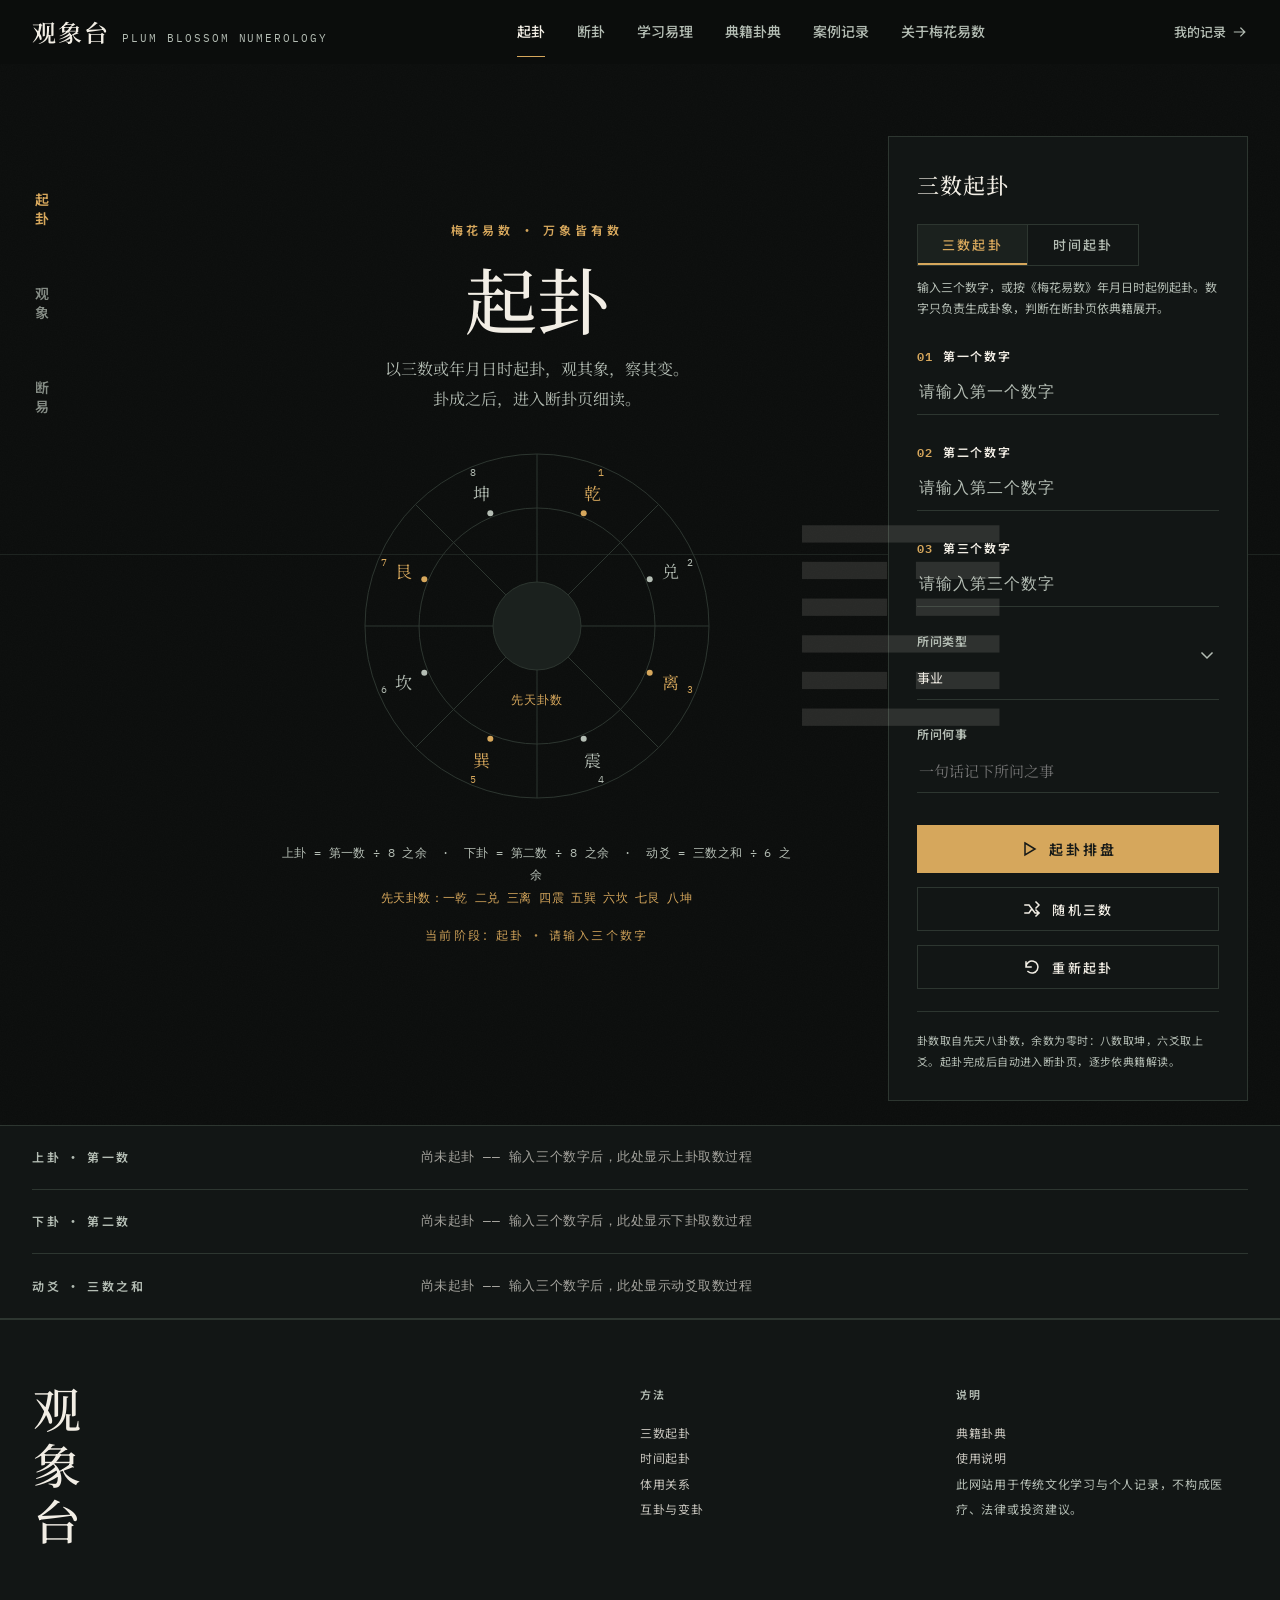
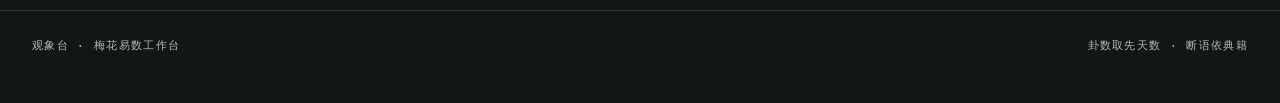
<file: index.html>
<!DOCTYPE html>
<html lang="zh-CN">
<head>
<meta charset="utf-8">
<meta name="viewport" content="width=device-width, initial-scale=1">
<meta name="theme-color" content="#0B0D0C">
<link rel="manifest" href="manifest.json">
<link rel="apple-touch-icon" href="icon-180.png">
<title>起卦 · 观象台</title>
<link rel="preconnect" href="https://fonts.googleapis.com">
<link rel="preconnect" href="https://fonts.gstatic.com" crossorigin>
<link href="https://fonts.googleapis.com/css2?family=Noto+Serif+SC:wght@400;500;600&family=Noto+Sans+SC:wght@400;500;600&family=IBM+Plex+Mono:wght@400;500&display=swap" rel="stylesheet">
<link rel="stylesheet" href="styles.css">
</head>
<body>

<header id="hdr">
  <div class="wrap hd">
    <a class="brand" href="index.html">
      <span class="mark">观象台</span>
      <span class="sub">PLUM BLOSSOM NUMEROLOGY</span>
    </a>
    <nav class="main" id="nav">
      <a href="index.html" class="on">起卦</a>
      <a href="duangua.html">断卦</a>
      <a href="xueyi.html">学习易理</a>
      <a href="guandian.html">典籍卦典</a>
      <a href="anli.html">案例记录</a>
      <a href="guanyu.html">关于梅花易数</a>
    </nav>
    <div class="hd-right">
      <a class="textlink" href="anli.html">我的记录
        <svg width="16" height="16" viewBox="0 0 20 20" fill="none" stroke="currentColor" stroke-width="1.5" stroke-linecap="square"><path d="M3 10h13M11 5l5 5-5 5"/></svg>
      </a>
      <button class="iconbtn menubtn" id="menuBtn" aria-label="打开导航菜单" aria-expanded="false">
        <svg width="20" height="20" viewBox="0 0 20 20" fill="none" stroke="currentColor" stroke-width="1.5" stroke-linecap="square"><path d="M3 6h14M3 10h14M3 14h14"/></svg>
      </button>
    </div>
  </div>
</header>

<main>
  <!-- ============ 起卦 · 操作台 ============ -->
  <section class="hero grain" id="practice">
    <div class="gridrule"></div>
    <div class="wrap hero-inner">

      <aside class="rail" aria-label="推演阶段">
        <div class="rail-stack">
          <button class="rail-item on" data-phase="起卦">起卦</button>
          <button class="rail-item" data-phase="观象">观象</button>
          <button class="rail-item" data-phase="断易">断易</button>
        </div>
      </aside>

      <div class="stage">
        <div class="stage-hd">
          <div class="eyebrow">梅花易数 · 万象皆有数</div>
          <h1>起卦</h1>
          <p class="lede">以三数或年月日时起卦，观其象，察其变。<br>卦成之后，进入断卦页细读。</p>
        </div>

        <div class="compass-wrap">
          <div class="compass">
            <svg id="compassSvg" viewBox="0 0 360 360" role="img" aria-label="八卦罗盘"></svg>
            <div class="core-hex" id="coreHex" aria-hidden="true"></div>
          </div>
          <div class="glyph" id="glyph">䷕</div>
        </div>

        <div class="stage-foot">
          <p class="method">
            上卦 = 第一数 ÷ 8 之余 &nbsp;·&nbsp; 下卦 = 第二数 ÷ 8 之余 &nbsp;·&nbsp; 动爻 = 三数之和 ÷ 6 之余<br>
            <b>先天卦数：一乾 二兑 三离 四震 五巽 六坎 七艮 八坤</b>
          </p>
          <p class="phase-line" id="phaseLine">当前阶段：起卦 · 请输入三个数字</p>
        </div>
      </div>

      <div class="console">
        <div class="panel">
          <h2 id="panelTitle">三数起卦</h2>
          <div class="mode-tabs" id="modeTabs">
            <button class="on" data-mode="numbers">三数起卦</button>
            <button data-mode="time">时间起卦</button>
          </div>
          <p class="helper">输入三个数字，或按《梅花易数》年月日时起例起卦。数字只负责生成卦象，判断在断卦页依典籍展开。</p>

          <div class="field" id="f1">
            <label for="n1"><span class="i">01</span> 第一个数字</label>
            <input id="n1" type="number" inputmode="numeric" min="1" max="9999" step="1" placeholder="请输入第一个数字" aria-describedby="e1">
            <div class="errtext" id="e1">请输入 1—9999 之间的整数</div>
          </div>

          <div class="field" id="f2">
            <label for="n2"><span class="i">02</span> 第二个数字</label>
            <input id="n2" type="number" inputmode="numeric" min="1" max="9999" step="1" placeholder="请输入第二个数字" aria-describedby="e2">
            <div class="errtext" id="e2">请输入 1—9999 之间的整数</div>
          </div>

          <div class="field" id="f3">
            <label for="n3"><span class="i">03</span> 第三个数字</label>
            <input id="n3" type="number" inputmode="numeric" min="1" max="9999" step="1" placeholder="请输入第三个数字" aria-describedby="e3">
            <div class="errtext" id="e3">请输入 1—9999 之间的整数</div>
          </div>

          <div class="selectwrap">
            <label class="label muted" for="qtype" style="display:block;margin-bottom:6px;">所问类型</label>
            <select id="qtype">
              <option>事业</option><option>关系</option><option>出行</option>
              <option>决策</option><option>学业</option><option>其他</option>
            </select>
            <svg width="20" height="20" viewBox="0 0 20 20" fill="none" stroke="currentColor" stroke-width="1.5" stroke-linecap="square"><path d="M5 8l5 5 5-5"/></svg>
          </div>

          <div class="selectwrap">
            <label class="label muted" for="qtext" style="display:block;margin-bottom:6px;">所问何事</label>
            <input id="qtext" type="text" maxlength="24" placeholder="一句话记下所问之事" style="width:100%;height:44px;background:transparent;border:0;border-bottom:1px solid var(--line-dark);font-family:var(--serif);font-size:15px;">
          </div>

          <div class="time-fields" id="timeFields" hidden>
            <p class="method">《梅花易数·年月日时起例》：年月日数为上卦，加时数为下卦，年月日时总数除六取动爻。</p>
            <div class="tf-row">
              <label>年支<select id="ty"><option value="0">子年</option><option value="1">丑年</option><option value="2">寅年</option><option value="3">卯年</option><option value="4">辰年</option><option value="5">巳年</option><option value="6">午年</option><option value="7">未年</option><option value="8">申年</option><option value="9">酉年</option><option value="10">戌年</option><option value="11">亥年</option></select></label>
              <label>农历月<select id="tm"><option value="1">1月</option><option value="2">2月</option><option value="3">3月</option><option value="4">4月</option><option value="5">5月</option><option value="6">6月</option><option value="7">7月</option><option value="8">8月</option><option value="9">9月</option><option value="10">10月</option><option value="11">11月</option><option value="12">12月</option></select></label>
              <label>农历日<select id="td"><option value="1">1日</option><option value="2">2日</option><option value="3">3日</option><option value="4">4日</option><option value="5">5日</option><option value="6">6日</option><option value="7">7日</option><option value="8">8日</option><option value="9">9日</option><option value="10">10日</option><option value="11">11日</option><option value="12">12日</option><option value="13">13日</option><option value="14">14日</option><option value="15">15日</option><option value="16">16日</option><option value="17">17日</option><option value="18">18日</option><option value="19">19日</option><option value="20">20日</option><option value="21">21日</option><option value="22">22日</option><option value="23">23日</option><option value="24">24日</option><option value="25">25日</option><option value="26">26日</option><option value="27">27日</option><option value="28">28日</option><option value="29">29日</option><option value="30">30日</option></select></label>
              <label>时辰<select id="th"><option value="0">子时</option><option value="1">丑时</option><option value="2">寅时</option><option value="3">卯时</option><option value="4">辰时</option><option value="5">巳时</option><option value="6">午时</option><option value="7">未时</option><option value="8">申时</option><option value="9">酉时</option><option value="10">戌时</option><option value="11">亥时</option></select></label>
            </div>
            <div class="tf-foot">
              <button class="btn-secondary" id="btnTimeNow" type="button">按当前时间填入</button>
              <span class="label muted" id="timeCaption"></span>
            </div>
          </div>

          <div class="actions">
            <button class="btn-primary" id="btnCast">
              <svg width="20" height="20" viewBox="0 0 20 20" fill="none" stroke="currentColor" stroke-width="1.5" stroke-linecap="square"><path d="M6 4l10 6-10 6V4z"/></svg>
              <span id="castLabel">起卦排盘</span>
            </button>
            <button class="btn-secondary" id="btnRandom">
              <svg width="20" height="20" viewBox="0 0 20 20" fill="none" stroke="currentColor" stroke-width="1.5" stroke-linecap="square"><path d="M3 6h4l6 8h4M3 14h4l2-3M14 3l3 3-3 3M14 11l3 3-3 3"/></svg>
              随机三数
            </button>
            <button class="btn-secondary" id="btnReset">
              <svg width="20" height="20" viewBox="0 0 20 20" fill="none" stroke="currentColor" stroke-width="1.5" stroke-linecap="square"><path d="M4 10a6 6 0 1 1 2 4.5M4 5v5h5"/></svg>
              重新起卦
            </button>
          </div>

          <p class="panel-note">
            卦数取自先天八卦数，余数为零时：八数取坤，六爻取上爻。起卦完成后自动进入断卦页，逐步依典籍解读。
          </p>
        </div>
      </div>

    </div>
  </section>

  <!-- ============ 排盘推演 ============ -->
  <section class="trace" id="trace" aria-label="排盘推演">
    <div class="wrap">
      <div class="trace-band" id="tb1">
        <div class="k">上卦 · 第一数</div>
        <div class="v" id="tv1">尚未起卦 —— 输入三个数字后，此处显示上卦取数过程</div>
      </div>
      <div class="trace-band" id="tb2">
        <div class="k">下卦 · 第二数</div>
        <div class="v" id="tv2">尚未起卦 —— 输入三个数字后，此处显示下卦取数过程</div>
      </div>
      <div class="trace-band" id="tb3">
        <div class="k">动爻 · 三数之和</div>
        <div class="v" id="tv3">尚未起卦 —— 输入三个数字后，此处显示动爻取数过程</div>
      </div>
    </div>
  </section>
</main>

<footer id="about">
  <div class="wrap ft">
    <div>
      <div class="ft-mark">观象台</div>
    </div>
    <div>
      <h4>方法</h4>
      <p>
        <a class="link" href="index.html">三数起卦</a><br>
        <a class="link" href="index.html">时间起卦</a><br>
        <a class="link" href="xueyi.html">体用关系</a><br>
        <a class="link" href="xueyi.html">互卦与变卦</a>
      </p>
    </div>
    <div>
      <h4>说明</h4>
      <p>
        <a class="link" href="guandian.html">典籍卦典</a><br>
        <a class="link" href="guanyu.html">使用说明</a><br>
        此网站用于传统文化学习与个人记录，不构成医疗、法律或投资建议。
      </p>
    </div>
  </div>
  <div class="wrap ft-bottom">
    <span>观象台 · 梅花易数工作台</span>
    <span>卦数取先天数 · 断语依典籍</span>
  </div>
</footer>

<div class="toast" id="toast" role="status" aria-live="polite"></div>

<script src="data.js"></script>
<script src="shared.js"></script>
<script>
(function(){
  "use strict";

    var NS = "http://www.w3.org/2000/svg";
  function el(tag, attrs){
    var e = document.createElementNS(NS, tag);
    for (var k in attrs) e.setAttribute(k, attrs[k]);
    return e;
  }
  function polar(cx, cy, r, deg){
    var a = (deg - 90) * Math.PI / 180;
    return {x: cx + r * Math.cos(a), y: cy + r * Math.sin(a)};
  }

  var compass = document.getElementById("compassSvg");
  var labelRing;

  function buildCompass(){
    var C = 180;
    compass.innerHTML = "";
    compass.appendChild(el("circle",{cx:C,cy:C,r:172,class:"ring"}));
    compass.appendChild(el("circle",{cx:C,cy:C,r:118,class:"ring"}));
    compass.appendChild(el("circle",{cx:C,cy:C,r:44,class:"compass-core"}));

    for (var i = 0; i < 8; i++){
      var a = i * 45;
      var p1 = polar(C,C,44,a), p2 = polar(C,C,172,a);
      compass.appendChild(el("line",{x1:p1.x,y1:p1.y,x2:p2.x,y2:p2.y,class:"sector"}));
    }

    labelRing = el("g",{id:"ringRot"});
    for (var j = 0; j < 8; j++){
      var t = TRI[j];
      var ang = j * 45 + 22.5;
      var g = el("g",{class:"tri-g","data-tri":t.name});
      var pos = polar(C,C,145,ang);
      var tx = el("text",{x:pos.x,y:pos.y,"text-anchor":"middle","dominant-baseline":"central"});
      tx.textContent = t.name;
      g.appendChild(tx);
      var d = polar(C,C,122,ang);
      g.appendChild(el("circle",{cx:d.x,cy:d.y,r:3,class:"dot"}));
      var nu = polar(C,C,166,ang);
      var nt = el("text",{x:nu.x,y:nu.y,"text-anchor":"middle","dominant-baseline":"central",class:"num"});
      nt.textContent = t.num;
      g.appendChild(nt);
      labelRing.appendChild(g);
    }
    compass.appendChild(labelRing);

    /* 中心数字盘 */
    var core = el("text",{x:C,y:C+78,"text-anchor":"middle",class:"core-num"});
    core.textContent = "先天卦数";
    compass.appendChild(core);
  }
  buildCompass();

  function litCompass(list){
    var groups = compass.querySelectorAll(".tri-g");
    Array.prototype.forEach.call(groups, function(g){ g.classList.remove("lit","sel"); });
    list.forEach(function(name, i){
      setTimeout(function(){
        var g = compass.querySelector('.tri-g[data-tri="'+name+'"]');
        if (g) g.classList.add("lit");
      }, i * 90);
    });
  }
  function selectCompass(name){
    var groups = compass.querySelectorAll(".tri-g");
    Array.prototype.forEach.call(groups, function(g){ g.classList.remove("sel"); });
    var g = compass.querySelector('.tri-g[data-tri="'+name+'"]');
    if (g) g.classList.add("sel");
  }
  function rotateTo(name){
    if (!labelRing) return;
    var idx = -1;
    TRI.forEach(function(t,i){ if (t.name === name) idx = i; });
    if (idx < 0){ labelRing.style.transform = "rotate(0deg)"; return; }
    labelRing.style.transform = "rotate(" + (-idx * 45 - 22.5) + "deg)";
  }

  /* 中心卦象 */
  var coreHex = document.getElementById("coreHex");

    var coreHex = document.getElementById("coreHex");
  function renderCoreHex(lines, animate){
    coreHex.innerHTML = "";
    for (var i = lines.length - 1; i >= 0; i--){       // DOM 顶行 = 上爻，初爻居下
      (function(idx){
        var v = lines[idx];
        var row = document.createElement("div");
        row.className = "row" + (animate ? "" : " on");
        row.innerHTML = v === 1 ? '<i class="y"></i>' : '<i class="m"></i><i class="m"></i>';
        coreHex.appendChild(row);
        if (animate){
          setTimeout(function(){ row.classList.add("on"); }, idx * 120);   // 自下而上
        }
      })(i);
    }
  }

    var tv = [document.getElementById("tv1"), document.getElementById("tv2"), document.getElementById("tv3")];
  var tb = [document.getElementById("tb1"), document.getElementById("tb2"), document.getElementById("tb3")];

  function writeTrace(c){
    if (c.method === "time"){
      var m = c.meta;
      document.querySelector("#tb1 .k").textContent = "上卦 · 年月日数";
      document.querySelector("#tb2 .k").textContent = "下卦 · 加时数";
      document.querySelector("#tb3 .k").textContent = "动爻 · 年月日时总数";
      tv[0].innerHTML = "年支" + m.yz + "数 <b>" + m.ny + "</b> + 农历" + m.mLabel + " <b>" + m.nm + "</b> + 农历" + m.dLabel + " <b>" + m.nd + "</b> = <b>" + m.s1 + "</b> ÷ 8 = " + Math.floor(m.s1/8) + " … <b>" + c.upperNum + "</b> → 上卦 " + c.upper.sym + " " + c.upper.name + "（" + c.upper.nature + "·" + c.upper.elem + "）";
      tv[1].innerHTML = "年月日数 <b>" + m.s1 + "</b> + " + m.hz + "时数 <b>" + m.nh + "</b> = <b>" + m.s2 + "</b> ÷ 8 = " + Math.floor(m.s2/8) + " … <b>" + c.lowerNum + "</b> → 下卦 " + c.lower.sym + " " + c.lower.name + "（" + c.lower.nature + "·" + c.lower.elem + "）";
      tv[2].innerHTML = "年月日时总数 <b>" + m.s2 + "</b> ÷ 6 = " + Math.floor(m.s2/6) + " … <b>" + c.move + "</b> → " + c.pos.k + "动";
      return;
    }
    tv[0].innerHTML = "第一数 <b>" + c.n1 + "</b> ÷ 8 = " + Math.floor(c.n1/8) + " … <b>" + (c.n1 % 8 === 0 ? 8 : c.n1 % 8) + "</b> → 上卦 " + c.upper.sym + " " + c.upper.name + "（" + c.upper.nature + "·" + c.upper.elem + "）";
    tv[1].innerHTML = "第二数 <b>" + c.n2 + "</b> ÷ 8 = " + Math.floor(c.n2/8) + " … <b>" + (c.n2 % 8 === 0 ? 8 : c.n2 % 8) + "</b> → 下卦 " + c.lower.sym + " " + c.lower.name + "（" + c.lower.nature + "·" + c.lower.elem + "）";
    tv[2].innerHTML = "三数之和 <b>" + c.n1 + " + " + c.n2 + " + " + c.n3 + " = " + (c.n1+c.n2+c.n3) + "</b> ÷ 6 = " + Math.floor((c.n1+c.n2+c.n3)/6) + " … <b>" + c.move + "</b> → " + c.pos.k + "动";
  }
  function sweepTrace(){
    tb.forEach(function(b, i){
      setTimeout(function(){
        b.classList.add("live","sweep");
        setTimeout(function(){ b.classList.remove("sweep"); }, 260);
      }, i * 180);
    });
  }
  function resetTrace(){
    tb.forEach(function(b){ b.classList.remove("live","sweep"); });
    tv[0].textContent = "尚未起卦 —— 输入三个数字后，此处显示上卦取数过程";
    tv[1].textContent = "尚未起卦 —— 输入三个数字后，此处显示下卦取数过程";
    tv[2].textContent = "尚未起卦 —— 输入三个数字后，此处显示动爻取数过程";
  }

  /* ================= 时间起卦（《梅花易数·年月日时起例》） ================= */
  var ZHI = "子丑寅卯辰巳午未申酉戌亥";
  var GAN = "甲乙丙丁戊己庚辛壬癸";
  var lastLu = {y:2026, leap:false};

  function lunarLookup(dateStr){
    var arr = window.GZ.LUNAR || [];
    var t = new Date(dateStr.replace(/-/g, "/"));
    for (var i = 0; i < arr.length; i++){
      var mo = arr[i];
      var diff = Math.round((t - new Date(mo.start.replace(/-/g, "/"))) / 86400000);
      if (diff >= 0 && diff < mo.days) return {y: mo.y, month: Math.abs(mo.m), leap: mo.leap, day: diff + 1};
    }
    return null;
  }
  function zhiNum(y){ return ((y - 4) % 12 + 12) % 12; }
  function hourZhiIdx(h){ return Math.floor(((h + 1) % 24) / 2); }

  function fillTimeFields(now){
    now = now || new Date();
    var ds = now.getFullYear() + "-" + ("0"+(now.getMonth()+1)).slice(-2) + "-" + ("0"+now.getDate()).slice(-2);
    var lu = lunarLookup(ds);
    if (!lu){ toast("暂不支持该日期（农历表覆盖 2024-12 至 2039-01）"); return null; }
    lastLu = lu;
    document.getElementById("ty").value = String(zhiNum(lu.y));
    document.getElementById("tm").value = String(lu.month);
    document.getElementById("td").value = String(lu.day);
    document.getElementById("th").value = String(hourZhiIdx(now.getHours()));
    updateTimeCaption();
    return lu;
  }
  function updateTimeCaption(){
    var cap = document.getElementById("timeCaption");
    if (!cap) return;
    var zi = Number(document.getElementById("ty").value);
    cap.textContent = "当前：" + GAN[(lastLu.y - 4) % 10] + ZHI[zi] + "年 农历" +
      document.getElementById("tm").value + "月" + document.getElementById("td").value + "日 " +
      ZHI[Number(document.getElementById("th").value)] + "时";
  }
  function castByTime(){
    var zi = Number(document.getElementById("ty").value);
    var lm = Number(document.getElementById("tm").value);
    var ld = Number(document.getElementById("td").value);
    var hz = Number(document.getElementById("th").value);
    var ny = zi + 1, nm = lm, nd = ld, nh = hz + 1;
    var s1 = ny + nm + nd, s2 = s1 + nh;
    var meta = {
      method:"time", yz: ZHI[zi], ny: ny, nm: nm, nd: nd, hz: ZHI[hz], nh: nh,
      s1: s1, s2: s2, mLabel: lm + "月", dLabel: ld + "日",
      label: "时间起卦 · " + GAN[(lastLu.y - 4) % 10] + ZHI[zhiNum(lastLu.y)] + "年 农历" + (lastLu.leap?"闰":"") + lm + "月" + ld + "日 " + ZHI[hz] + "时"
    };
    return castByNums(mod8(s1), mod8(s2), ((s2 % 6) || 6), meta);
  }

  /* ================= 界面状态 ================= */
  var n1 = document.getElementById("n1"), n2 = document.getElementById("n2"), n3 = document.getElementById("n3");
  var btnCast = document.getElementById("btnCast"), castLabel = document.getElementById("castLabel");
  var phaseLine = document.getElementById("phaseLine");
  var railItems = document.querySelectorAll(".rail-item");
  var busy = false;

  function setPhase(name, text){
    Array.prototype.forEach.call(railItems, function(r){
      r.classList.toggle("on", r.getAttribute("data-phase") === name);
    });
    phaseLine.textContent = "当前阶段：" + name + " · " + text;
  }
  Array.prototype.forEach.call(railItems, function(r){
    r.addEventListener("click", function(){
      var p = r.getAttribute("data-phase");
      if (p === "起卦"){ document.getElementById("practice").scrollIntoView({behavior: reduced() ? "auto":"smooth"}); setPhase("起卦","请输入三个数字"); }
      if (p === "观象"){ document.getElementById("trace").scrollIntoView({behavior: reduced() ? "auto":"smooth", block:"center"}); setPhase("观象","读取三数所成之象"); }
      if (p === "断易"){ location.href = "duangua.html"; }
    });
  });

  function valid(v){
    if (v === "" || v === null) return false;
    var n = Number(v);
    return Number.isInteger(n) && n >= 1 && n <= 9999;
  }
  function validateField(input, wrapId){
    var ok = valid(input.value);
    document.getElementById(wrapId).classList.toggle("err", !ok && input.value !== "");
    return ok;
  }
  [ [n1,"f1"], [n2,"f2"], [n3,"f3"] ].forEach(function(pair){
    pair[0].addEventListener("input", function(){
      validateField(pair[0], pair[1]);
      if (pair[0] === n1 && valid(n1.value)){
        litCompass([triByNum(mod8(Number(n1.value))).name]);
      }
    });
    pair[0].addEventListener("keydown", function(e){
      if (e.key === "Enter"){ e.preventDefault(); doCast(false); }
    });
  });

  function timeModeActive(){
    var tf = document.getElementById("timeFields");
    return tf && !tf.hidden;
  }

  function runAndGo(c, instant){
    busy = true;
    btnCast.disabled = true;
    castLabel.textContent = "排盘中";
    setPhase("观象", "三数已定，正在成象");
    writeTrace(c);

    var finish = function(){
      saveLastCast(payloadFromCast(c, document.getElementById("qtype").value, document.getElementById("qtext").value.trim()));
      btnCast.disabled = false;
      castLabel.textContent = timeModeActive() ? "时间起卦" : "起卦排盘";
      setPhase("断易", "卦象已成，进入断卦");
      busy = false;
      toast("排盘完成 · 正在进入断卦");
      setTimeout(function(){ location.href = "duangua.html"; }, 700);
    };

    if (reduced() || instant){
      tb.forEach(function(b){ b.classList.add("live"); });
      litCompass([c.lower.name, c.upper.name, c.yong.name]);
      selectCompass(c.yong.name);
      rotateTo(c.upper.name);
      renderCoreHex(c.lines, false);
      finish();
      return;
    }
    sweepTrace();
    litCompass([c.lower.name, c.upper.name, c.yong.name]);
    setTimeout(function(){ rotateTo(c.upper.name); selectCompass(c.yong.name); }, 500);
    setTimeout(function(){ renderCoreHex(c.lines, true); setPhase("断易", "卦象正在落定"); }, 700);
    setTimeout(finish, 2300);
  }

  function doCast(){
    if (busy) return;
    if (timeModeActive()){ runAndGo(castByTime(), false); return; }
    var ok = [ [n1,"f1"], [n2,"f2"], [n3,"f3"] ].map(function(p){ return validateField(p[0], p[1]); }).every(Boolean);
    if (!ok){
      toast("请输入 1—9999 之间的整数");
      return;
    }
    runAndGo(cast(Number(n1.value), Number(n2.value), Number(n3.value)), false);
  }
  btnCast.addEventListener("click", doCast);

  document.getElementById("btnRandom").addEventListener("click", function(){
    function r(){ return Math.floor(Math.random() * 99) + 1; }
    n1.value = r(); n2.value = r(); n3.value = r();
    ["f1","f2","f3"].forEach(function(id){ document.getElementById(id).classList.remove("err"); });
    litCompass([triByNum(mod8(Number(n1.value))).name, triByNum(mod8(Number(n2.value))).name]);
    setPhase("起卦", "已代入三个随机数，可直接起卦");
  });

  document.getElementById("btnReset").addEventListener("click", function(){
    n1.value = ""; n2.value = ""; n3.value = "";
    document.getElementById("qtext").value = "";
    ["f1","f2","f3"].forEach(function(id){ document.getElementById(id).classList.remove("err"); });
    resetTrace();
    coreHex.innerHTML = "";
    litCompass([]);
    rotateTo("");
    setPhase("起卦", "请输入三个数字");
    document.getElementById("practice").scrollIntoView({behavior: reduced() ? "auto":"smooth", block:"start"});
  });

  /* 模式切换 */
  var modeTabs = document.getElementById("modeTabs");
  modeTabs.addEventListener("click", function(e){
    var b = e.target.closest ? e.target.closest("[data-mode]") : null;
    if (!b) return;
    Array.prototype.forEach.call(modeTabs.children, function(x){ x.classList.remove("on"); });
    b.classList.add("on");
    var isTime = b.getAttribute("data-mode") === "time";
    document.getElementById("timeFields").hidden = !isTime;
    ["f1","f2","f3"].forEach(function(id){ document.getElementById(id).style.display = isTime ? "none" : ""; });
    castLabel.textContent = isTime ? "时间起卦" : "起卦排盘";
    document.getElementById("panelTitle").textContent = isTime ? "时间起卦" : "三数起卦";
    if (isTime) fillTimeFields();
    setPhase("起卦", isTime ? "以年月日时起卦" : "请输入三个数字");
  });
  ["ty","tm","td","th"].forEach(function(id){
    var el = document.getElementById(id);
    if (el){
      el.addEventListener("change", updateTimeCaption);
      el.addEventListener("keydown", function(e){ if (e.key === "Enter"){ e.preventDefault(); doCast(); } });
    }
  });
  document.getElementById("btnTimeNow").addEventListener("click", function(){
    if (fillTimeFields()) toast("已按当前时间填入年月日时");
  });

  /* 初始罗盘提示 */
  litCompass([TRI[0].name, TRI[2].name, TRI[4].name, TRI[6].name]);

})();
</script>
</body>
</html>
</file>
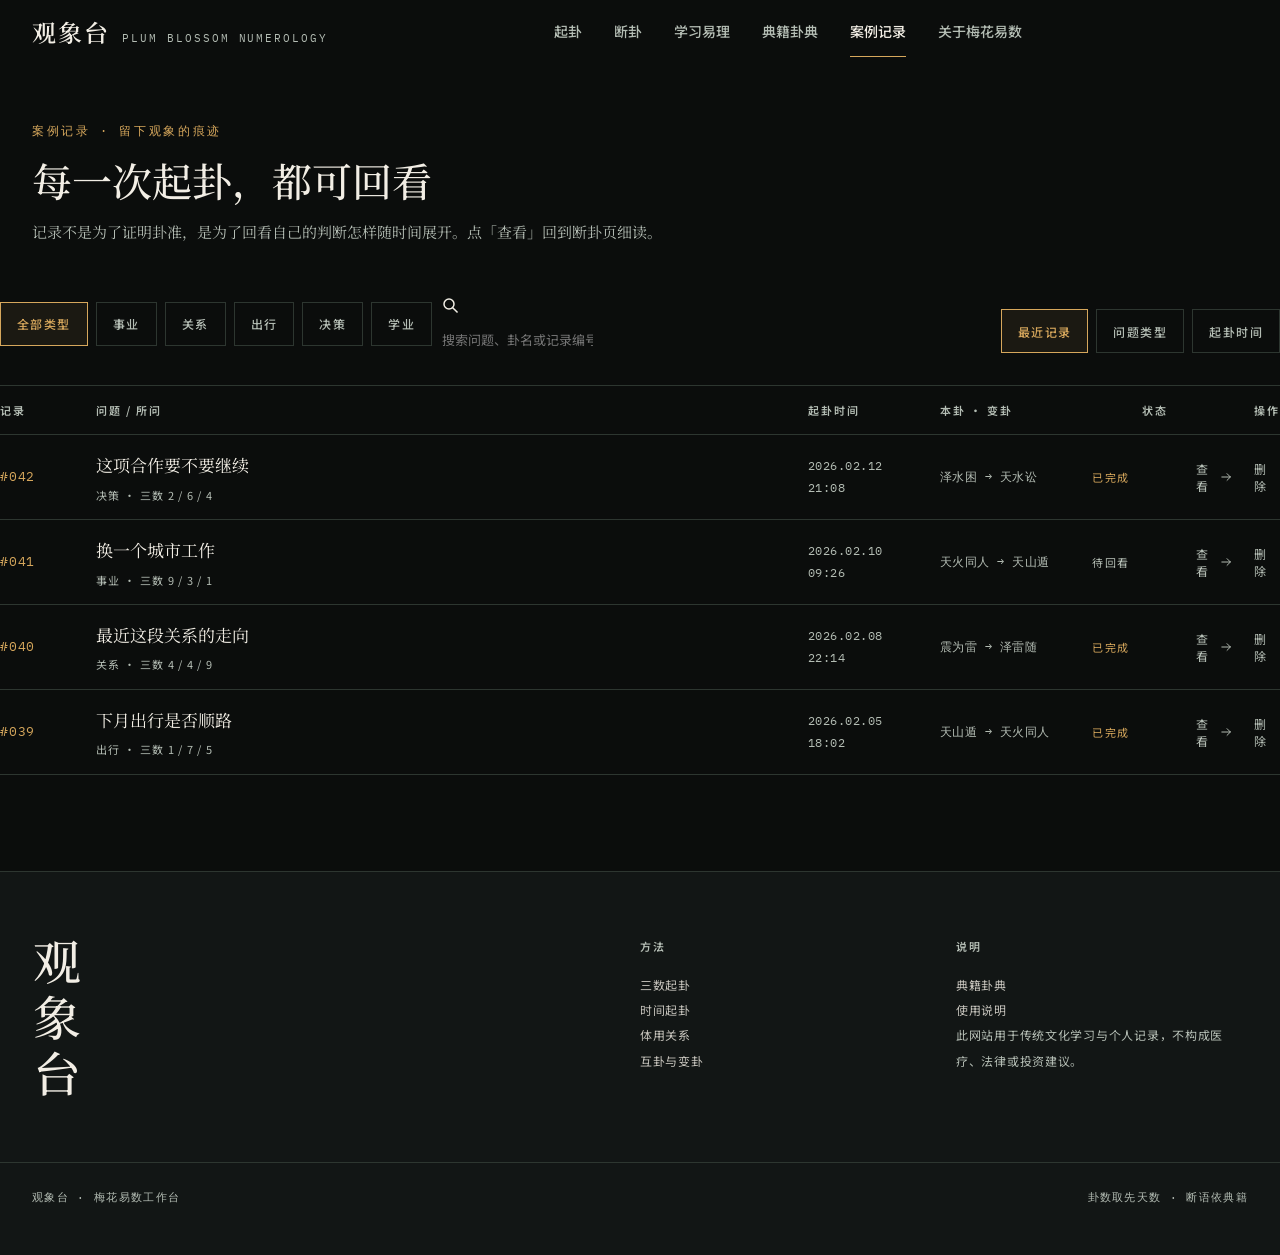
<file: anli.html>
<!DOCTYPE html>
<html lang="zh-CN">
<head>
<meta charset="utf-8">
<meta name="viewport" content="width=device-width, initial-scale=1">
<meta name="theme-color" content="#0B0D0C">
<link rel="manifest" href="manifest.json">
<link rel="apple-touch-icon" href="icon-180.png">
<title>案例记录 · 观象台</title>
<link rel="preconnect" href="https://fonts.googleapis.com">
<link rel="preconnect" href="https://fonts.gstatic.com" crossorigin>
<link href="https://fonts.googleapis.com/css2?family=Noto+Serif+SC:wght@400;500;600&family=Noto+Sans+SC:wght@400;500;600&family=IBM+Plex+Mono:wght@400;500&display=swap" rel="stylesheet">
<link rel="stylesheet" href="styles.css">
</head>
<body>

<header id="hdr">
  <div class="wrap hd">
    <a class="brand" href="index.html">
      <span class="mark">观象台</span>
      <span class="sub">PLUM BLOSSOM NUMEROLOGY</span>
    </a>
    <nav class="main" id="nav">
      <a href="index.html">起卦</a>
      <a href="duangua.html">断卦</a>
      <a href="xueyi.html">学习易理</a>
      <a href="guandian.html">典籍卦典</a>
      <a href="anli.html" class="on">案例记录</a>
      <a href="guanyu.html">关于梅花易数</a>
    </nav>
    <div class="hd-right">
      <button class="iconbtn menubtn" id="menuBtn" aria-label="打开导航菜单" aria-expanded="false">
        <svg width="20" height="20" viewBox="0 0 20 20" fill="none" stroke="currentColor" stroke-width="1.5" stroke-linecap="square"><path d="M3 6h14M3 10h14M3 14h14"/></svg>
      </button>
    </div>
  </div>
</header>

<main>
  <section class="page-hero">
    <div class="wrap">
      <span class="num">案例记录 · 留下观象的痕迹</span>
      <h2>每一次起卦，都可回看</h2>
      <p>记录不是为了证明卦准，是为了回看自己的判断怎样随时间展开。点「查看」回到断卦页细读。</p>
    </div>
  </section>

  <div class="wrap page-pad">
    <div class="case-hd">
      <div class="filters" id="filters">
        <button class="chip keep collapse-btn" id="filterToggle" aria-expanded="false">
          <svg width="20" height="20" viewBox="0 0 20 20" fill="none" stroke="currentColor" stroke-width="1.5" stroke-linecap="square"><path d="M3 5h14M6 10h8M8 15h4"/></svg>
          筛选
        </button>
        <button class="chip on" data-type="全部类型">全部类型</button>
        <button class="chip" data-type="事业">事业</button>
        <button class="chip" data-type="关系">关系</button>
        <button class="chip" data-type="出行">出行</button>
        <button class="chip" data-type="决策">决策</button>
        <button class="chip" data-type="学业">学业</button>
        <div class="searchbox">
          <svg width="20" height="20" viewBox="0 0 20 20" fill="none" stroke="currentColor" stroke-width="1.5" stroke-linecap="square"><circle cx="9" cy="9" r="5"/><path d="M13 13l4 4"/></svg>
          <input id="search" type="search" placeholder="搜索问题、卦名或记录编号" aria-label="搜索记录">
        </div>
      </div>
      <div class="filters" style="flex-wrap:nowrap;">
        <button class="chip on" data-sort="recent">最近记录</button>
        <button class="chip" data-sort="type">问题类型</button>
        <button class="chip" data-sort="time">起卦时间</button>
      </div>
    </div>

    <div class="ledger">
      <div class="ledger-head">
        <span>记录</span><span>问题 / 所问</span><span>起卦时间</span><span>本卦 · 变卦</span><span style="text-align:right;">状态</span><span style="text-align:right;">操作</span>
      </div>
      <div id="ledgerBody"></div>
    </div>
  </div>
</main>

<footer>
  <div class="wrap ft">
    <div>
      <div class="ft-mark">观象台</div>
    </div>
    <div>
      <h4>方法</h4>
      <p>
        <a class="link" href="index.html">三数起卦</a><br>
        <a class="link" href="index.html">时间起卦</a><br>
        <a class="link" href="xueyi.html">体用关系</a><br>
        <a class="link" href="xueyi.html">互卦与变卦</a>
      </p>
    </div>
    <div>
      <h4>说明</h4>
      <p>
        <a class="link" href="guandian.html">典籍卦典</a><br>
        <a class="link" href="guanyu.html">使用说明</a><br>
        此网站用于传统文化学习与个人记录，不构成医疗、法律或投资建议。
      </p>
    </div>
  </div>
  <div class="wrap ft-bottom">
    <span>观象台 · 梅花易数工作台</span>
    <span>卦数取先天数 · 断语依典籍</span>
  </div>
</footer>

<div class="toast" id="toast" role="status" aria-live="polite"></div>

<script src="data.js"></script>
<script src="shared.js"></script>
<script>
(function(){
  "use strict";
  var records = loadRecords();
  var filterType = "全部类型", sortBy = "recent", query = "";

  function recCast(r){
    if (r.method === "time" && r.upperNum){
      return castByNums(r.upperNum, r.lowerNum, r.move, r.meta || {method:"time", label:"时间起卦"});
    }
    return cast(r.n1, r.n2, r.n3);
  }

  function renderLedger(){
    var body = document.getElementById("ledgerBody");
    var list = records.filter(function(r){
      if (filterType !== "全部类型" && r.type !== filterType) return false;
      if (query){
        var c = recCast(r);
        var hay = r.id + r.q + r.type + c.benName + c.biName + r.time;
        if (hay.toLowerCase().indexOf(query.toLowerCase()) === -1) return false;
      }
      return true;
    });
    if (sortBy === "type") list = list.slice().sort(function(a,b){ return a.type.localeCompare(b.type, "zh"); });
    else if (sortBy === "time") list = list.slice().sort(function(a,b){ return a.time < b.time ? 1 : -1; });
    else list = list.slice().sort(function(a,b){ return (b.id - a.id) || 0; });

    if (!list.length){
      body.innerHTML = '<div class="ledger-empty">暂无符合条件的记录。换一个筛选条件，或先起一卦。</div>';
      return;
    }
    body.innerHTML = list.map(function(r){
      var c = recCast(r);
      return '<div class="ledger-row" data-id="' + r.id + '">' +
        '<div class="id">#' + r.id + '</div>' +
        '<div class="q">' + esc(r.q) + '<small>' + esc(r.type) + ' · ' + esc(r.method === "time" ? (r.meta && r.meta.label ? r.meta.label : "时间起卦") : ("三数 " + r.n1 + " / " + r.n2 + " / " + r.n3)) + '</small></div>' +
        '<div class="t">' + esc(r.time) + '</div>' +
        '<div class="t">' + esc(c.benName) + ' → ' + esc(c.biName) + '</div>' +
        '<button class="st linkbtn' + (r.status === "已完成" ? " done" : "") + '" data-toggle="' + r.id + '" title="点击切换状态">' + esc(r.status) + '</button>' +
        '<div class="act"><button class="linkbtn" data-open="' + r.id + '">查看' +
          '<svg width="16" height="16" viewBox="0 0 20 20" fill="none" stroke="currentColor" stroke-width="1.5" stroke-linecap="square"><path d="M3 10h13M11 5l5 5-5 5"/></svg>' +
        '</button><button class="linkbtn" data-del="' + r.id + '" title="删除此记录">删除</button></div>' +
      '</div>';
    }).join("");

    Array.prototype.forEach.call(body.querySelectorAll("[data-open]"), function(b){
      b.addEventListener("click", function(){
        var id = b.getAttribute("data-open");
        var rec = null;
        records.forEach(function(x){ if (x.id === id) rec = x; });
        if (!rec) return;
        if (rec.method === "time" && rec.upperNum){
          saveLastCast(rec);
        } else {
          var c = cast(rec.n1, rec.n2, rec.n3);
          saveLastCast(payloadFromCast(c, rec.type, rec.q, rec.time));
        }
        location.href = "duangua.html";
      });
    });
    Array.prototype.forEach.call(body.querySelectorAll("[data-toggle]"), function(b){
      b.addEventListener("click", function(){
        var id = b.getAttribute("data-toggle");
        records.forEach(function(x){
          if (x.id === id) x.status = x.status === "已完成" ? "待回看" : "已完成";
        });
        persist(records);
        renderLedger();
      });
    });
    Array.prototype.forEach.call(body.querySelectorAll("[data-del]"), function(b){
      b.addEventListener("click", function(){
        var id = b.getAttribute("data-del");
        records = records.filter(function(x){ return x.id !== id; });
        persist(records);
        renderLedger();
        toast("记录 #" + id + " 已删除");
      });
    });
  }

  renderLedger();

  Array.prototype.forEach.call(document.querySelectorAll("[data-type]"), function(b){
    b.addEventListener("click", function(){
      Array.prototype.forEach.call(document.querySelectorAll("[data-type]"), function(x){ x.classList.remove("on"); });
      b.classList.add("on");
      filterType = b.getAttribute("data-type");
      renderLedger();
    });
  });
  Array.prototype.forEach.call(document.querySelectorAll("[data-sort]"), function(b){
    b.addEventListener("click", function(){
      Array.prototype.forEach.call(document.querySelectorAll("[data-sort]"), function(x){ x.classList.remove("on"); });
      b.classList.add("on");
      sortBy = b.getAttribute("data-sort");
      renderLedger();
    });
  });
  document.getElementById("search").addEventListener("input", function(e){
    query = e.target.value.trim();
    renderLedger();
  });
  var fToggle = document.getElementById("filterToggle");
  if (fToggle) fToggle.addEventListener("click", function(){
    var box = document.getElementById("filters");
    var open = box.classList.toggle("collapsed") === false;
    fToggle.setAttribute("aria-expanded", open ? "true" : "false");
  });

})();
</script>
</body>
</html>
</file>
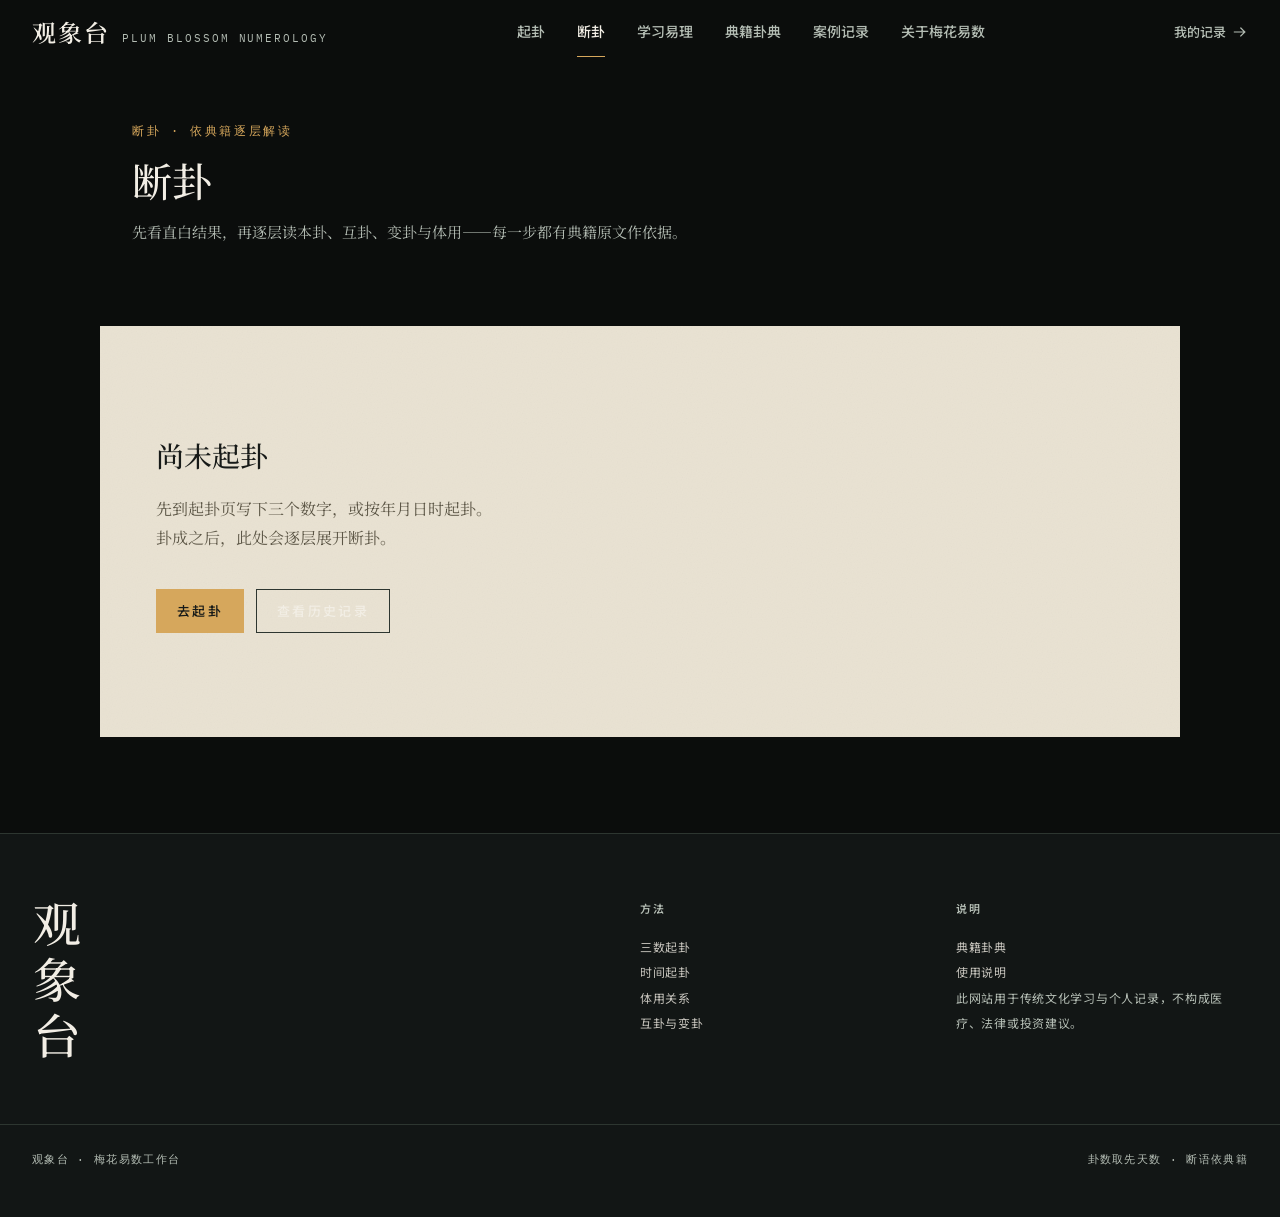
<file: duangua.html>
<!DOCTYPE html>
<html lang="zh-CN">
<head>
<meta charset="utf-8">
<meta name="viewport" content="width=device-width, initial-scale=1">
<meta name="theme-color" content="#0B0D0C">
<link rel="manifest" href="manifest.json">
<link rel="apple-touch-icon" href="icon-180.png">
<title>断卦 · 观象台</title>
<link rel="preconnect" href="https://fonts.googleapis.com">
<link rel="preconnect" href="https://fonts.gstatic.com" crossorigin>
<link href="https://fonts.googleapis.com/css2?family=Noto+Serif+SC:wght@400;500;600&family=Noto+Sans+SC:wght@400;500;600&family=IBM+Plex+Mono:wght@400;500&display=swap" rel="stylesheet">
<link rel="stylesheet" href="styles.css">
</head>
<body>

<header id="hdr">
  <div class="wrap hd">
    <a class="brand" href="index.html">
      <span class="mark">观象台</span>
      <span class="sub">PLUM BLOSSOM NUMEROLOGY</span>
    </a>
    <nav class="main" id="nav">
      <a href="index.html">起卦</a>
      <a href="duangua.html" class="on">断卦</a>
      <a href="xueyi.html">学习易理</a>
      <a href="guandian.html">典籍卦典</a>
      <a href="anli.html">案例记录</a>
      <a href="guanyu.html">关于梅花易数</a>
    </nav>
    <div class="hd-right">
      <a class="textlink" href="anli.html">我的记录
        <svg width="16" height="16" viewBox="0 0 20 20" fill="none" stroke="currentColor" stroke-width="1.5" stroke-linecap="square"><path d="M3 10h13M11 5l5 5-5 5"/></svg>
      </a>
      <button class="iconbtn menubtn" id="menuBtn" aria-label="打开导航菜单" aria-expanded="false">
        <svg width="20" height="20" viewBox="0 0 20 20" fill="none" stroke="currentColor" stroke-width="1.5" stroke-linecap="square"><path d="M3 6h14M3 10h14M3 14h14"/></svg>
      </button>
    </div>
  </div>
</header>

<main class="duangua">
  <section class="page-hero">
    <div class="wrap">
      <span class="num">断卦 · 依典籍逐层解读</span>
      <h2 id="dgHeading">断卦</h2>
      <p id="dgSub">先看直白结果，再逐层读本卦、互卦、变卦与体用——每一步都有典籍原文作依据。</p>
    </div>
  </section>

  <div class="wrap page-pad">
    <div id="dgRoot"></div>
  </div>
</main>

<footer>
  <div class="wrap ft">
    <div>
      <div class="ft-mark">观象台</div>
    </div>
    <div>
      <h4>方法</h4>
      <p>
        <a class="link" href="index.html">三数起卦</a><br>
        <a class="link" href="index.html">时间起卦</a><br>
        <a class="link" href="xueyi.html">体用关系</a><br>
        <a class="link" href="xueyi.html">互卦与变卦</a>
      </p>
    </div>
    <div>
      <h4>说明</h4>
      <p>
        <a class="link" href="guandian.html">典籍卦典</a><br>
        <a class="link" href="guanyu.html">使用说明</a><br>
        此网站用于传统文化学习与个人记录，不构成医疗、法律或投资建议。
      </p>
    </div>
  </div>
  <div class="wrap ft-bottom">
    <span>观象台 · 梅花易数工作台</span>
    <span>卦数取先天数 · 断语依典籍</span>
  </div>
</footer>

<div class="toast" id="toast" role="status" aria-live="polite"></div>

<script src="data.js"></script>
<script src="shared.js"></script>
<script>
(function(){
  "use strict";
  var ZY = window.GZ.ZHOUYI, MH = window.GZ.MEIHUA;

  /* ================= 取盘 ================= */
  var params = new URLSearchParams(location.search);
  var payload = null;
  if (params.get("rec")){
    loadRecords().forEach(function(r){ if (r.id === params.get("rec")) payload = r; });
    if (payload) saveLastCast(payload);
  }
  if (!payload) payload = loadLastCast();

  var root = document.getElementById("dgRoot");
  if (!payload || payload.upperNum == null){
    root.innerHTML =
      '<div class="sheet"><div class="empty-state">'+
      '<h3>尚未起卦</h3>'+
      '<p>先到起卦页写下三个数字，或按年月日时起卦。<br>卦成之后，此处会逐层展开断卦。</p>'+
      '<div class="paper-actions"><a class="btn-paper solid" href="index.html">去起卦</a>'+
      '<a class="btn-paper" href="anli.html">查看历史记录</a></div>'+
      '</div></div>';
    return;
  }

  var c = castFromPayload(payload);
  var q = (payload.qtext || "").trim();
  var qtype = payload.qtype || "其他";
  var qLabel = q ? "所问「" + q + "」（" + qtype + "）" : "本次所问未记文字（" + qtype + "）";

  /* ================= 文义素材 ================= */
  var TRAIT = {乾:"刚健进取",兑:"和悦相待",离:"文明显明",震:"变动发动",巽:"渗入渐进",坎:"险难反复",艮:"止而守成",坤:"柔顺承载"};
  var HINT = {
    乾:"推进之力虽盛，宜防过刚则折",兑:"和悦协商是关键，口舌之间定分晓",
   离:"文书、名声、显明之事易见分晓",震:"中段多突发变动，宜预留应变余地",
   巽:"事情渗透渐进，急切不得",坎:"险难反复，中段最易生波折",
   艮:"停滞守成之象，动不如静",坤:"顺势承载，宜借力不宜强推"
  };
  var RATING = {
    "比和": {chance:"成算高", pace:"顺", act:"顺势推进", line:"体用比和，事情阻力小，顺势而为即可。"},
    "用生体": {chance:"得助可进", pace:"渐快", act:"主动承接", line:"外力反助自身，多有贵人相济，宜主动承接。"},
    "体克用": {chance:"可成", pace:"偏慢", act:"下实工夫", line:"自身之力可制其事，事在可成之列，但进展偏缓。"},
    "用克体": {chance:"受阻", pace:"迟滞", act:"宜守不宜进", line:"事反制于己，此刻强推多半受挫，宜守不宜进。"},
    "体生用": {chance:"耗泄", pace:"多劳", act:"节制投入", line:"自身之力外泄于事，付出多而所得少，宜先节制。"}
  };
  var rate = RATING[c.rel] || RATING["比和"];

  function seasonInfo(){
    var m = (c.time || new Date()).getMonth() + 1;
    if (m >= 2 && m <= 4) return {name:"春", elem:"木", month:m};
    if (m >= 5 && m <= 7) return {name:"夏", elem:"火", month:m};
    if (m >= 8 && m <= 10) return {name:"秋", elem:"金", month:m};
    return {name:"冬", elem:"水", month:m};
  }
  function seasonNote(){
    var s = seasonInfo();
    var strong = s.elem;
    if ([3,6,9,12].indexOf(s.month) > -1) strong = "土";
    var tiStrong = (c.ti.elem === strong);
    return "此刻值" + s.name + "，" + strong + "当令，体卦" + c.ti.name + "（" + c.ti.elem + "）" +
      (tiStrong ? "得令而气盛" : "失令而气平") + "——" +
      (tiStrong ? "体气盛则虽有克亦无大害。" : "体气平则更宜借生扶之力，忌再受克。");
  }

  function yaoOf(guaName, pos){
    var g = ZY[guaName];
    if (!g) return null;
    var hit = null;
    g.yaoci.forEach(function(y){ if (y.pos === pos) hit = y; });
    return hit;
  }

  function quote(src, text, trans){
    return renderQuote(src, text, false, trans || "");
  }
  function read(tagline, paras){
    return '<div class="dg-read"><div class="tagline">' + esc(tagline) + '</div>' +
      paras.map(function(p){ return "<p>" + p + "</p>"; }).join("") + '</div>';
  }

  /* ================= 00a 起卦取数 ================= */
  function qushuHTML(){
    var rows;
    if (c.method === "time" && c.meta){
      rows = [
        ["上卦", "年支" + c.meta.yz + "数 " + c.meta.ny + " + 农历" + c.meta.mLabel + "数 " + c.meta.nm + " + 农历" + c.meta.dLabel + "数 " + c.meta.nd + " = " + c.meta.s1 + " ÷ 8 余" + c.upperNum + " → 上卦 " + c.upper.sym + " " + c.upper.name + "（" + c.upper.nature + "·" + c.upper.elem + "）"],
        ["下卦", "年月日数 " + c.meta.s1 + " + " + c.meta.hz + "时数 " + c.meta.nh + " = " + c.meta.s2 + " ÷ 8 余" + c.lowerNum + " → 下卦 " + c.lower.sym + " " + c.lower.name + "（" + c.lower.nature + "·" + c.lower.elem + "）"],
        ["动爻", "年月日时总数 " + c.meta.s2 + " ÷ 6 余" + c.move + " → " + c.pos.k + "动"]
      ];
    } else {
      rows = [
        ["上卦", "第一数 " + c.n1 + " ÷ 8 余" + c.upperNum + " → 上卦 " + c.upper.sym + " " + c.upper.name + "（" + c.upper.nature + "·" + c.upper.elem + "）"],
        ["下卦", "第二数 " + c.n2 + " ÷ 8 余" + c.lowerNum + " → 下卦 " + c.lower.sym + " " + c.lower.name + "（" + c.lower.nature + "·" + c.lower.elem + "）"],
        ["动爻", "三数之和 " + c.n1 + " + " + c.n2 + " + " + c.n3 + " = " + (c.n1 + c.n2 + c.n3) + " ÷ 6 余" + c.move + " → " + c.pos.k + "动"]
      ];
    }
    return '<section class="dg-step" id="dg-qushu">' +
      '<div class="dg-head"><span class="no">00 / 起卦</span><h3>卦从何来 · 取数推演</h3></div>' +
      '<div class="dg-summary">' + rows.map(function(r){
        return '<div class="row"><div class="k">' + esc(r[0]) + '</div><div class="v">' + esc(r[1]) + '</div></div>';
      }).join("") + '</div>' +
    '</section>';
  }

  /* ================= 00 直白结果（就你的问题说人话） ================= */
  var PLAIN = {
    "比和":  {head:"这事顺，照现在的路子接着走就行。", more:"没什么大阻力，别自己吓自己。"},
    "用生体":{head:"形势是帮你的，主动点去接，能往前走。", more:"有人搭手、有外力可借，别客气。"},
    "体克用":{head:"能成，但得你实打实出力，快不了。", more:"不是顺水推舟的事——你推多少，它走多少。"},
    "用克体":{head:"现在推不动，硬推反而耗自己，先缓一缓。", more:"不是你不行，是时候没到；等形势松了再动不迟。"},
    "体生用":{head:"你付出的比拿回来多，先把投入收着点。", more:"别一股脑全押上，留着余力。"}
  };
  var TREND_PLAIN = {乾:"强势推进",兑:"和气协商",离:"摆到明面上",震:"突然生变",巽:"慢慢渗透",坎:"反复折腾",艮:"僵住不动",坤:"顺着形势走"};

  function heroHTML(){
    var v = VERDICT[c.rel];
    var pl = PLAIN[c.rel] || PLAIN["比和"];
    var subject = q ? "就你问的「" + q + "」" : "就这次起卦问的" + qtype + "类的事";
    var key = c.move <= 3
      ? "关键在你自己这边——准备、决心、内部条件都在你手里，" + c.pos.k + "这一动，说明着力点在内。"
      : "关键在外面——人、事、时机这些你说了不算的部分，" + c.pos.k + "这一动，说明着力点在外应。";
    var trend = "往后多半是「" + (TREND_PLAIN[c.biUpper.name] || c.biUpper.attr) + "」的路子，心里先有个准备。";
    var timing = "别盯太紧，" + TIMING[c.yong.num] + "天到" + TIMING[c.yong.num] + "周内看个眉目。";
    return '<div class="sheet">' +
      '<div class="vh-label">直白结果 · 就你的问题说人话</div>' +
      '<div class="vh-head">' + esc(subject) + '——' + esc(pl.head) + '</div>' +
      '<p class="vh-synth">' + esc(pl.more + key + trend + timing) + '</p>' +
      '<p class="vh-classic-line">典籍断语：' + esc(v.head) + '（' + esc(c.rel) + '，依《梅花易数》体用生克之说）</p>' +
      '<div class="vh-chips">' +
        '<div class="chip-info"><div class="k">成算</div><div class="v brass">' + esc(rate.chance) + '</div></div>' +
        '<div class="chip-info"><div class="k">节奏</div><div class="v">' + esc(rate.pace) + '</div></div>' +
        '<div class="chip-info"><div class="k">处置</div><div class="v">' + esc(rate.act) + '</div></div>' +
        '<div class="chip-info"><div class="k">应期</div><div class="v">' + esc(TIMING[c.yong.num]) + '日 / ' + esc(TIMING[c.yong.num]) + '周内</div></div>' +
      '</div>' +
      '<div class="vh-meta">本卦 ' + esc(c.benName) + ' ' + c.benGlyph + ' → 互卦 ' + esc(c.huName) + ' ' + c.huGlyph + ' → 变卦 ' + esc(c.biName) + ' ' + c.biGlyph +
      '　体 ' + esc(c.ti.name) + ' · 用 ' + esc(c.yong.name) + '（' + esc(c.rel) + '）　' + esc(c.method === "time" ? (c.meta && c.meta.label || "时间起卦") : ("三数 " + c.n1 + " · " + c.n2 + " · " + c.n3)) +
      '</div>' +
    '</div>';
  }

  /* ================= 01 本卦 ================= */
  function benHTML(){
    var g = ZY[c.benName] || {};
    var yao = yaoOf(c.benName, c.move - 1);
    var html = '<section class="dg-step" id="dg-ben">';
    html += '<div class="dg-head"><span class="no">01 / 本卦</span><h3>本卦 · 所问之事的当前局面</h3><span class="dg-glyph">' + c.benGlyph + '</span></div>';
    html += '<div class="dg-brief">本卦「' + esc(c.benName) + '」，上' + esc(c.upper.name) + '（' + esc(c.upper.nature) + '·' + esc(c.upper.elem) + '）下' + esc(c.lower.name) + '（' + esc(c.lower.nature) + '·' + esc(c.lower.elem) + '），是' + qLabel + '此刻的整体气象。</div>';
    if (g.guaci) html += quote("《周易·" + (g.short || c.benName) + "》卦辞", g.guaci, fanyiOf("g:" + g.kw));
    if (g.tuan) html += quote("《彖传》", g.tuan, fanyiOf("t:" + g.kw));
    if (g.daxiang) html += quote("《大象传》", g.daxiang, fanyiOf("d:" + g.kw));
    html += read("解读", [
      "卦象结构：" + esc(c.upper.nature) + "覆于" + esc(c.lower.nature) + "之上，整体主「" + esc(c.upper.attr) + "」而基底行「" + esc(c.lower.attr) + "」。" +
        "上卦" + esc(c.upper.name) + "属" + esc(c.upper.elem) + "，下卦" + esc(c.lower.name) + "属" + esc(c.lower.elem) + "，" +
        (c.upper.elem === c.lower.elem ? "上下同气，气象纯粹。" : "上下异气，事情本身含着两股力量的配合。") ,
      "就" + qLabel + "而言：此刻的局面是「" + esc(TRAIT[c.upper.name] || c.upper.attr) + "」压在「" + esc(TRAIT[c.lower.name] || c.lower.attr) + "」之上——" +
        "事情的形态偏" + esc(c.upper.attr) + "，底子偏" + esc(c.lower.attr) + "。卦辞与彖传所示，是此局面的总纲；大象传「" + esc(g.daxiang || "") + "」一句，正是处此局面的立身之道。"
    ]);
    if (yao){
      html += quote("动爻 · " + yao.tag + "（《周易·" + (g.short || c.benName) + "》爻辞）", yao.text, fanyiOf("y:" + g.kw + ":" + yao.tag));
      html += read("动爻解读", [
        "动爻落在" + esc(c.pos.k) + "：" + esc(c.pos.t),
        "爻辞「" + esc(yao.text) + "」是此爻的古籍断语——动爻是全盘枢纽，此爻所在之卦（" + esc(c.yong.name) + "）定为用卦。" +
          "爻辞所示之意，宜结合" + qLabel + "斟酌：它提示的是此爻位置上的处境，而非结局。"
      ]);
    }
    html += '</section>';
    return html;
  }

  /* ================= 02 互卦 ================= */
  function huHTML(){
    var g = ZY[c.huName] || {};
    var html = '<section class="dg-step" id="dg-hu">';
    html += '<div class="dg-head"><span class="no">02 / 互卦</span><h3>互卦 · 事情展开的中间过程</h3><span class="dg-glyph">' + c.huGlyph + '</span></div>';
    html += '<div class="dg-brief">互卦「' + esc(c.huName) + '」藏于本卦二至五爻之间：二三四爻成下互' + esc(c.huLower.name) + '，三四五爻成上互' + esc(c.huUpper.name) + '，代表事情推进到中段的节奏。</div>';
    if (g.guaci) html += quote("《周易·" + (g.short || c.huName) + "》卦辞", g.guaci, fanyiOf("g:" + g.kw));
    if (g.daxiang) html += quote("《大象传》", g.daxiang, fanyiOf("d:" + g.kw));
    html += read("解读", [
      "互卦取自本卦内部，故示「过程」而非「结局」。上互" + esc(c.huUpper.name) + "（" + esc(c.huUpper.nature) + "·" + esc(c.huUpper.elem) + "）覆于下互" +
        esc(c.huLower.name) + "（" + esc(c.huLower.nature) + "·" + esc(c.huLower.elem) + "）之上，中段气象主「" + esc(c.huUpper.attr) + "」而行「" + esc(c.huLower.attr) + "」。",
      "中段之象提示：" + esc(HINT[c.huUpper.name] || c.huUpper.attr) + "；" + esc(HINT[c.huLower.name] || c.huLower.attr) + "。" +
        "就" + qLabel + "而言，事情经过中段时最能看出苗头——互卦之义，《梅花易数》谓「互为中间之应」，问过程与节奏以它为主要依据。"
    ]);
    html += '</section>';
    return html;
  }

  /* ================= 03 变卦 ================= */
  function bianHTML(){
    var g = ZY[c.biName] || {};
    var trend = (TRAIT[c.biUpper.name] || c.biUpper.attr) + "而" + (TRAIT[c.biLower.name] || c.biLower.attr);
    var html = '<section class="dg-step" id="dg-bian">';
    html += '<div class="dg-head"><span class="no">03 / 变卦</span><h3>变卦 · 演变之后的趋势</h3><span class="dg-glyph">' + c.biGlyph + '</span></div>';
    html += '<div class="dg-brief">第' + c.move + '爻阴阳互换，本卦「' + esc(c.benName) + '」变为「' + esc(c.biName) + '」——这是事情演变之后的气象，示趋势而不示判决。</div>';
    if (g.guaci) html += quote("《周易·" + (g.short || c.biName) + "》卦辞", g.guaci, fanyiOf("g:" + g.kw));
    if (g.daxiang) html += quote("《大象传》", g.daxiang, fanyiOf("d:" + g.kw));
    html += read("解读", [
      "变卦上" + esc(c.biUpper.name) + "（" + esc(c.biUpper.nature) + "·" + esc(c.biUpper.elem) + "）下" + esc(c.biLower.name) + "（" + esc(c.biLower.nature) + "·" + esc(c.biLower.elem) + "），" +
        "卦象由「" + esc(TRAIT[c.upper.name] || c.upper.attr) + "」转向「" + esc(trend) + "」。",
      "卦象已示其机：" + esc(rate.line) + "变卦卦辞「" + esc(g.guaci || "") + "」是往后气象的总纲。" +
        "就" + qLabel + "而言，往后一段时间的走向偏" + esc(c.biUpper.attr) + "、" + esc(c.biLower.attr) + "——顺势则顺，逆势则滞。"
    ]);
    html += '</section>';
    return html;
  }

  /* ================= 04 体用 ================= */
  function tiyongHTML(){
    var v = VERDICT[c.rel];
    var html = '<section class="dg-step" id="dg-tiyong">';
    html += '<div class="dg-head"><span class="no">04 / 体用</span><h3>体用关系 · 谁主谁从</h3></div>';
    html += '<div class="dg-brief">动爻在' + (c.move <= 3 ? "下卦" : "上卦") + '，动者为用、静者为体：体卦' + esc(c.ti.name) + '（' + esc(c.ti.elem) + '）代表自身与立场，用卦' + esc(c.yong.name) + '（' + esc(c.yong.elem) + '）代表所问之事与外境。</div>';
    if (MH["体用总诀"]) html += quote("《梅花易数·体用总诀》（全文）", MH["体用总诀"], fanyiOf("m:体用总诀"));
    html += read("解读", [
      "体用" + esc(c.rel) + "：" + esc(v.head) + esc(v.text),
      "五行关系上，体" + esc(c.ti.elem) + "、用" + esc(c.yong.elem) + "，" + {
        "比和":"两者同气，力量相协，故主顺遂",
        "用生体":"用生体，外力滋养自身，故主得助",
        "体克用":"体克用，我可制事而事可得，故主可成而迟",
        "用克体":"用克体，事反制我，故主阻滞",
        "体生用":"体生用，我气泄于事，故主耗泄"
      }[c.rel] + "。",
      seasonNote() + "应期参考：用卦" + esc(c.yong.name) + "数为" + esc(TIMING[c.yong.num]) + "，或应在" + esc(TIMING[c.yong.num]) + "日、" + esc(TIMING[c.yong.num]) + "周之内见分晓——此为《梅花易数》以卦数定应期之法，仅供参考。"
    ]);
    html += '</section>';
    return html;
  }

  /* ================= 05 综合分析 ================= */
  function synthHTML(){
    var g = ZY[c.benName] || {};
    var rows = [
      ["局面（本卦）", "「" + c.benName + "」" + (g.guaci ? "——卦辞：" + g.guaci : "")],
      ["过程（互卦）", "「" + c.huName + "」中段主" + (TRAIT[c.huUpper.name] || c.huUpper.attr) + "，" + (HINT[c.huUpper.name] || "")],
      ["趋势（变卦）", "「" + c.biName + "」趋于" + (TRAIT[c.biUpper.name] || c.biUpper.attr) + "而" + (TRAIT[c.biLower.name] || c.biLower.attr)],
      ["体用（主从）", c.rel + "——" + rate.line],
      ["动爻（枢纽）", c.pos.k + "：" + c.pos.t],
      ["应期（参考）", "用卦" + c.yong.name + "数" + TIMING[c.yong.num] + "，" + TIMING[c.yong.num] + "日 / " + TIMING[c.yong.num] + "周内"]
    ];
    var html = '<section class="dg-step" id="dg-synth">';
    html += '<div class="dg-head"><span class="no">05 / 综合分析</span><h3>综合分析 · 五层合参</h3></div>';
    html += '<div class="dg-summary">' + rows.map(function(r){
      return '<div class="row"><div class="k">' + esc(r[0]) + '</div><div class="v">' + esc(r[1]) + '</div></div>';
    }).join("") + '</div>';
    html += read("解读", [
      "《梅花易数》断卦的次序是：先体用生克，次动爻位置，再互卦过程，再变卦趋势，最后参卦名卦辞落于所问之事。五层合参，结论如下——",
      "就" + qLabel + "：" + esc(rate.line) + "事情的枢纽在" + esc(c.pos.k) + "（" + esc(c.pos.t) + "），" +
        "过程留意" + esc(HINT[c.huUpper.name] || c.huUpper.attr) + "，往后趋" + esc(c.biUpper.attr) + "。" +
        "综合言之：宜" + esc(rate.act) + "，" + (c.rel === "用克体" ? "此刻不必强求结果，蓄力待时反而是上策。" : "把握" + esc(TIMING[c.yong.num]) + "日/" + esc(TIMING[c.yong.num]) + "周之内的窗口期。"),
      "最后记一句：卦示趋势与关系，不示判决。典籍把结构说透了，取舍仍在人。判断留给你。"
    ]);
    html += '<div class="dg-actions">' +
      '<button class="btn-paper solid" id="btnAI"><svg width="20" height="20" viewBox="0 0 20 20" fill="none" stroke="currentColor" stroke-width="1.5" stroke-linecap="square"><path d="M10 3v2M10 15v2M3 10h2M15 10h2M5.5 5.5l1.5 1.5M13 13l1.5 1.5M14.5 5.5L13 7M7 13l-1.5 1.5"/><circle cx="10" cy="10" r="3"/></svg>AI 辅助解读（MiMo）</button>' +
      '<button class="btn-paper solid" id="btnSave"><svg width="20" height="20" viewBox="0 0 20 20" fill="none" stroke="currentColor" stroke-width="1.5" stroke-linecap="square"><path d="M5 3h10v14l-5-4-5 4V3z"/></svg>保存到案例记录</button>' +
      '<button class="btn-paper" id="btnPrint"><svg width="20" height="20" viewBox="0 0 20 20" fill="none" stroke="currentColor" stroke-width="1.5" stroke-linecap="square"><path d="M6 8V3h8v5M6 15H4V8h12v7h-2M6 12h8v5H6z"/></svg>打印 / 存为 PDF</button>' +
      '<a class="btn-paper" href="guandian.html?gua=' + encodeURIComponent(c.benName) + '">查本卦典籍原文</a>' +
      '<a class="btn-paper" href="guandian.html?gua=' + encodeURIComponent(c.biName) + '">查变卦典籍原文</a>' +
    '</div>';
    html += '<div class="ai-panel" id="aiPanel" hidden></div>';
    html += '<div class="disclaimer" style="color:var(--paper-muted)">此网站用于传统文化学习与个人记录，不构成医疗、法律或投资建议。卦象所示为关系与趋势，不是承诺。</div>';
    html += '</section>';
    return html;
  }

  /* ================= 渲染 ================= */
  document.getElementById("dgHeading").textContent = q ? q : (c.benName + " · 断卦");
  document.getElementById("dgSub").textContent =
    qLabel + "　本卦" + c.benName + "，动爻" + c.pos.k + "。先看直白结果，再逐层读典籍与解读。";
  root.innerHTML = heroHTML() + qushuHTML() + benHTML() + huHTML() + bianHTML() + tiyongHTML() + synthHTML();

  document.getElementById("btnPrint").addEventListener("click", function(){ window.print(); });

  document.getElementById("btnSave").addEventListener("click", function(){
    var list = loadRecords();
    var maxId = 0;
    list.forEach(function(r){ var n = parseInt(r.id, 10); if (n > maxId) maxId = n; });
    var rec = payloadFromCast(c, qtype, q, payload.time);
    rec.id = pad3(maxId + 1);
    rec.status = "待回看";
    if (payload.method === "time") rec.meta = payload.meta || c.meta;
    else { rec.n1 = c.n1; rec.n2 = c.n2; rec.n3 = c.n3; }
    list.unshift(rec);
    var ok = persist(list);
    toast(ok ? "已保存到案例记录 · #" + rec.id : "本浏览器无法保存记录");
  });

  /* ================= MiMo 辅助解读 ================= */
  var MIMO_ENDPOINT = "https://token-plan-cn.xiaomimimo.com/v1/chat/completions";
  var MIMO_MODEL = "xiaomi/mimo-v2.6-pro";
  var DEFAULT_KEY = "";   /* 公开部署版不含密钥：请在「AI 辅助解读」面板填入你的 MiMo Key */
  function mimoKey(){
    try { return localStorage.getItem("guanxiangtai.mimo.key") || DEFAULT_KEY; } catch(e){ return DEFAULT_KEY; }
  }
  function guaFull(name){
    var g = ZY[name];
    if (!g) return name + "（无典籍数据）";
    var ys = g.yaoci.map(function(y){ return y.tag + "：" + y.text; }).join(" ");
    return "《" + name + "》卦辞：" + g.guaci + " 彖曰：" + g.tuan + " 大象：" + g.daxiang + " 爻辞：" + ys;
  }
  function buildPrompt(){
    var yao = yaoOf(c.benName, c.move - 1);
    return [
      "所问类型：" + qtype + "；所问之事：" + (q || "（未记所问）"),
      "起卦方式：" + (c.method === "time" ? (c.meta && c.meta.label || "时间起卦") : ("三数起卦：" + c.n1 + "、" + c.n2 + "、" + c.n3)),
      "本卦：" + c.benName + "（上" + c.upper.name + " 下" + c.lower.name + "）",
      "动爻：" + c.pos.k + (yao ? "，爻辞：" + yao.text : ""),
      "互卦（过程）：" + c.huName,
      "变卦（趋势）：" + c.biName,
      "体用：" + c.rel + "（体卦" + c.ti.name + "·" + c.ti.elem + "，用卦" + c.yong.name + "·" + c.yong.elem + "）",
      "",
      "【典籍原文·本卦】" + guaFull(c.benName),
      "【典籍原文·互卦】" + guaFull(c.huName),
      "【典籍原文·变卦】" + guaFull(c.biName),
      "【典籍原文·《梅花易数》体用总诀（全文）】" + (MH["体用总诀"] || ""),
      "【典籍原文·《梅花易数》体用互变之诀（全文）】" + (MH["体用互变之诀"] || "")
    ].join("\n");
  }
  var SYS_PROMPT = [
    "你是「观象台」的梅花易数解卦辅助。用户借助梅花易数学习并整理思路，不是求绝对预言。",
    "硬性规则：",
    "1. 只允许依据用户消息中提供的典籍原文（《周易》卦爻辞、彖传、大象传，《梅花易数》各诀）解读；引用逐字照录并注明出自哪部典籍哪一卦/哪一篇。",
    "2. 不得编造典籍文句。缺少典籍支撑的判断，明确标注「此处为依体用生克之推演，非典籍原文」。",
    "3. 区分三层标记：【典籍原文】【传统解释】【推演】。",
    "4. 结构固定：一、直白结论；二、本卦与当前局面；三、动爻与枢纽；四、互卦·过程；五、变卦·趋势；六、体用与应期；七、典籍依据小结。",
    "5. 语气平实克制，不给绝对化吉凶承诺；结尾以一句「判断留给你」收束。"
  ].join("\n");

  function renderAI(text, isError){
    var box = document.getElementById("aiPanel");
    box.hidden = false;
    box.innerHTML =
      '<div class="ai-head"><div class="k">AI 辅助解读 · ' + MIMO_MODEL + '</div><button class="linkbtn" id="aiClose">收起</button></div>' +
      '<div class="ai-key-row"><label class="label muted" for="aiKey">API Key（保存在本机浏览器）</label>' +
      '<input id="aiKey" type="text" class="ai-key" placeholder="tp- 开头的密钥" value="' + esc((function(){ try { return localStorage.getItem("guanxiangtai.mimo.key") || ""; } catch(e){ return ""; } })()) + '">' +
      '<button class="linkbtn" id="aiKeySave">保存</button></div>' +
      '<div class="ai-body' + (isError ? " err" : "") + '">' + esc(text) + '</div>' +
      '<div class="disclaimer" style="color:var(--paper-muted)">解读由 MiMo 依据上方典籍原文生成，供学习参考。</div>';
    document.getElementById("aiClose").addEventListener("click", function(){ box.hidden = true; });
    document.getElementById("aiKeySave").addEventListener("click", function(){
      var v = document.getElementById("aiKey").value.trim();
      try { if (v) localStorage.setItem("guanxiangtai.mimo.key", v); else localStorage.removeItem("guanxiangtai.mimo.key"); } catch(e){}
      toast("API Key 已保存在本机");
    });
  }
  document.getElementById("btnAI").addEventListener("click", function(){
    var box = document.getElementById("aiPanel");
    box.hidden = false;
    box.innerHTML = '<div class="ai-head"><div class="k">AI 辅助解读 · MiMo</div></div><div class="ai-body">正在依典籍推演解读……（MiMo 为推理模型，约需十余秒）</div>';
    fetch(MIMO_ENDPOINT, {
      method: "POST",
      headers: {"Content-Type": "application/json", "Authorization": "Bearer " + mimoKey()},
      body: JSON.stringify({
        model: MIMO_MODEL,
        messages: [{role: "system", content: SYS_PROMPT}, {role: "user", content: buildPrompt()}],
        max_tokens: 3000,
        temperature: 0.6
      })
    }).then(function(r){ return r.json().then(function(j){ return {ok:r.ok, j:j}; }); })
    .then(function(res){
      if (!res.ok || !res.j.choices || !res.j.choices.length){
        throw new Error((res.j && res.j.error && res.j.error.message) || "请求未获有效返回");
      }
      var msg = res.j.choices[0].message || {};
      renderAI(msg.content || "（模型未产出文本，请重试）", false);
    })
    .catch(function(e){
      renderAI("调用失败：" + e.message + "。可在下方填入 API Key 后重试。", true);
    });
  });

})();
</script>
</body>
</html>
</file>
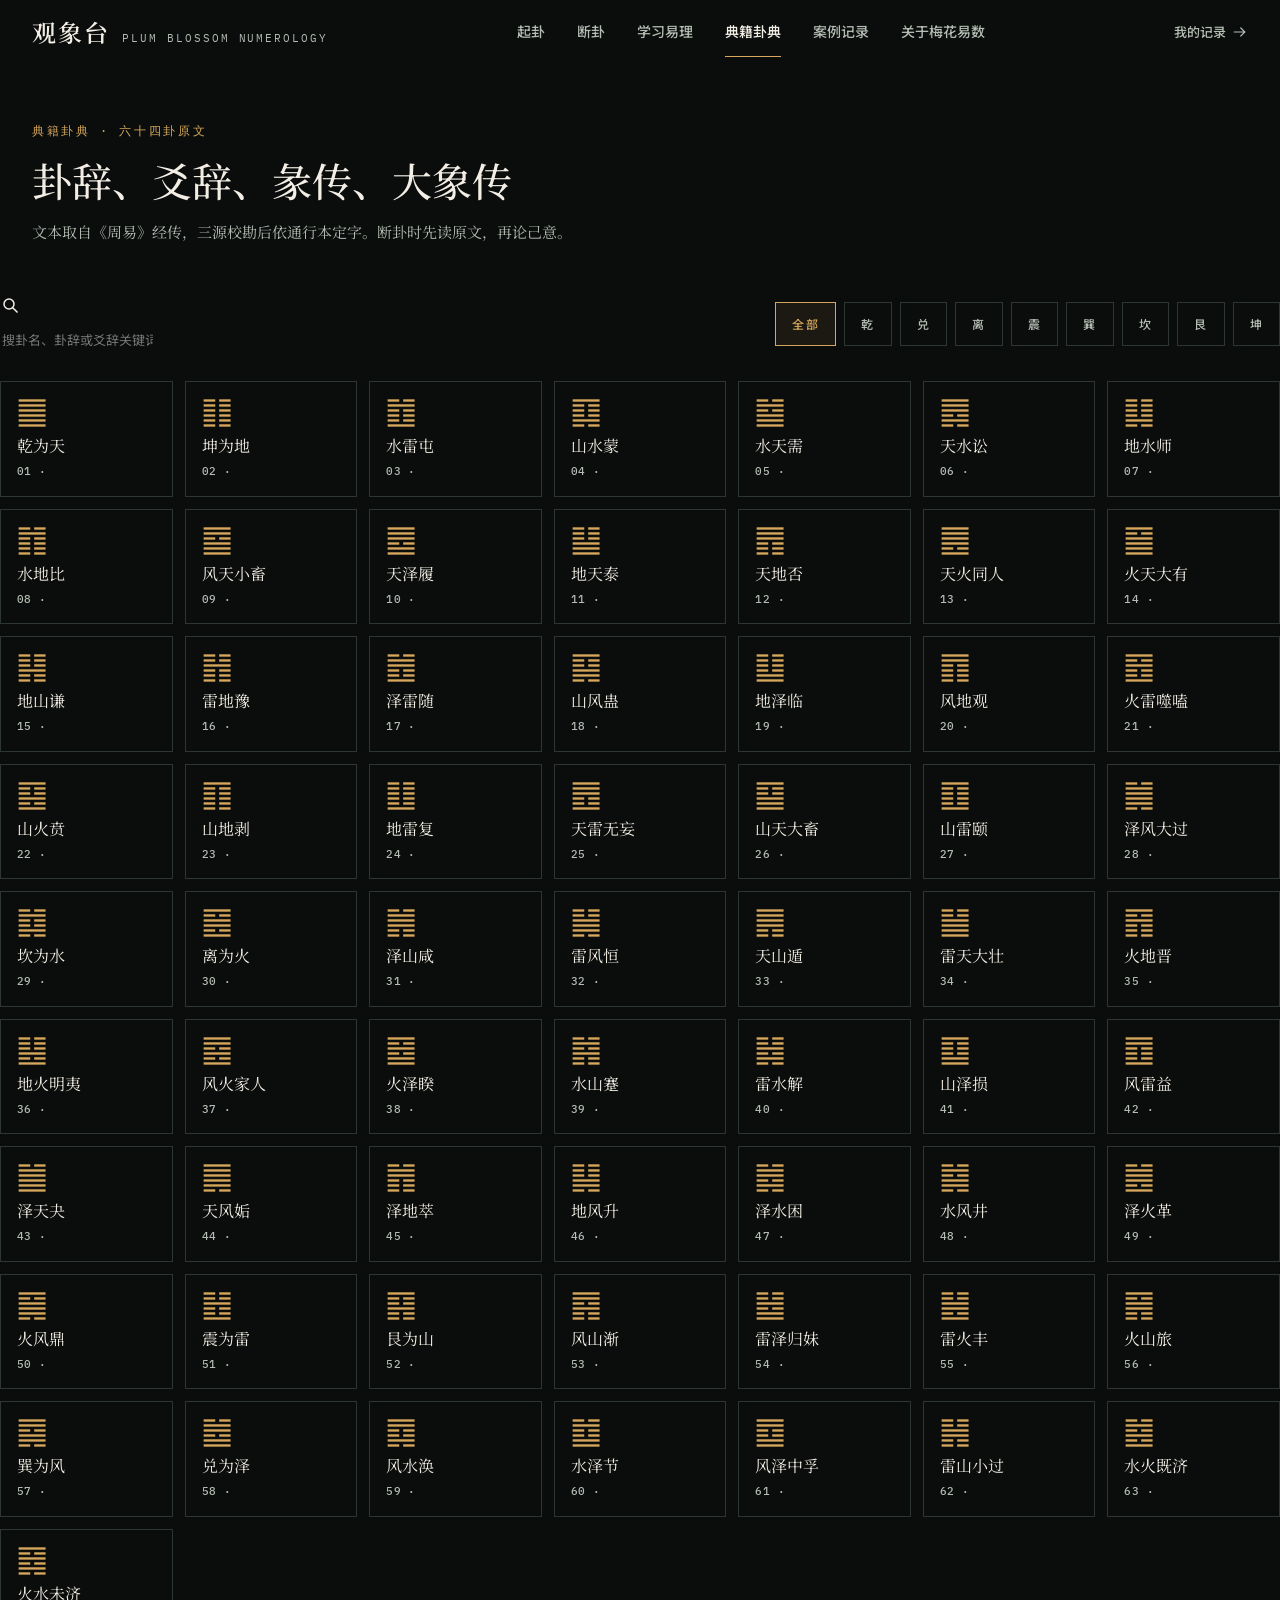
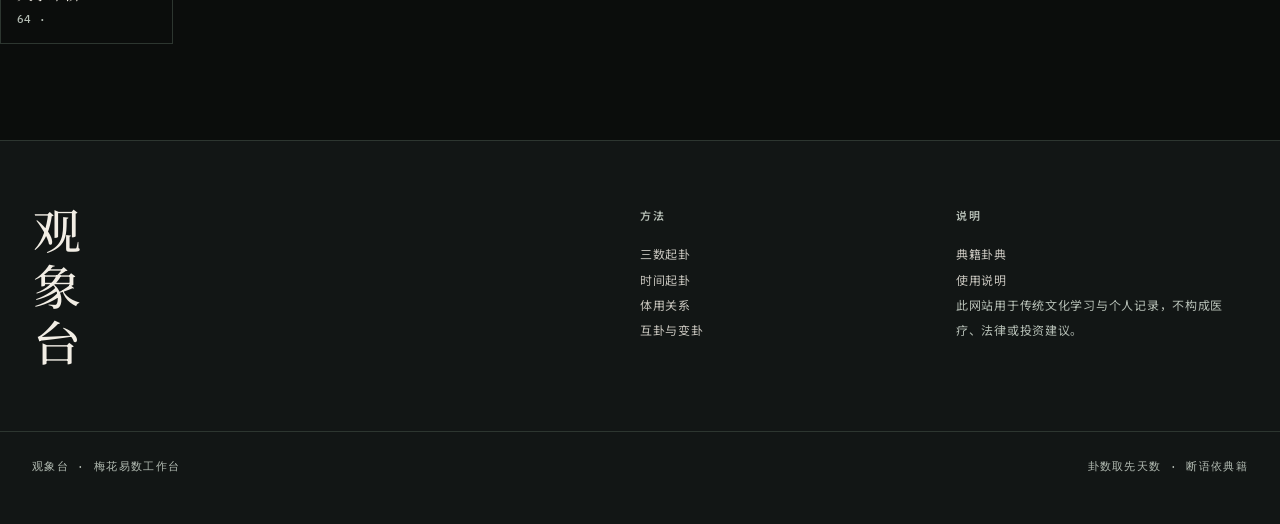
<file: guandian.html>
<!DOCTYPE html>
<html lang="zh-CN">
<head>
<meta charset="utf-8">
<meta name="viewport" content="width=device-width, initial-scale=1">
<meta name="theme-color" content="#0B0D0C">
<link rel="manifest" href="manifest.json">
<link rel="apple-touch-icon" href="icon-180.png">
<title>典籍卦典 · 观象台</title>
<link rel="preconnect" href="https://fonts.googleapis.com">
<link rel="preconnect" href="https://fonts.gstatic.com" crossorigin>
<link href="https://fonts.googleapis.com/css2?family=Noto+Serif+SC:wght@400;500;600&family=Noto+Sans+SC:wght@400;500;600&family=IBM+Plex+Mono:wght@400;500&display=swap" rel="stylesheet">
<link rel="stylesheet" href="styles.css">
</head>
<body>

<header id="hdr">
  <div class="wrap hd">
    <a class="brand" href="index.html">
      <span class="mark">观象台</span>
      <span class="sub">PLUM BLOSSOM NUMEROLOGY</span>
    </a>
    <nav class="main" id="nav">
      <a href="index.html">起卦</a>
      <a href="duangua.html">断卦</a>
      <a href="xueyi.html">学习易理</a>
      <a href="guandian.html" class="on">典籍卦典</a>
      <a href="anli.html">案例记录</a>
      <a href="guanyu.html">关于梅花易数</a>
    </nav>
    <div class="hd-right">
      <a class="textlink" href="anli.html">我的记录
        <svg width="16" height="16" viewBox="0 0 20 20" fill="none" stroke="currentColor" stroke-width="1.5" stroke-linecap="square"><path d="M3 10h13M11 5l5 5-5 5"/></svg>
      </a>
      <button class="iconbtn menubtn" id="menuBtn" aria-label="打开导航菜单" aria-expanded="false">
        <svg width="20" height="20" viewBox="0 0 20 20" fill="none" stroke="currentColor" stroke-width="1.5" stroke-linecap="square"><path d="M3 6h14M3 10h14M3 14h14"/></svg>
      </button>
    </div>
  </div>
</header>

<main>
  <section class="page-hero">
    <div class="wrap">
      <span class="num">典籍卦典 · 六十四卦原文</span>
      <h2>卦辞、爻辞、彖传、大象传</h2>
      <p>文本取自《周易》经传，三源校勘后依通行本定字。断卦时先读原文，再论己意。</p>
    </div>
  </section>

  <div class="wrap page-pad">
    <div class="gd-tools">
      <div class="searchbox">
        <svg width="20" height="20" viewBox="0 0 20 20" fill="none" stroke="currentColor" stroke-width="1.5" stroke-linecap="square"><circle cx="9" cy="9" r="5"/><path d="M13 13l4 4"/></svg>
        <input id="gdSearch" type="search" placeholder="搜卦名、卦辞或爻辞关键词" aria-label="搜索卦典">
      </div>
      <div class="filters" id="gdTriFilter">
        <button class="chip on" data-tri="">全部</button>
        <button class="chip" data-tri="乾">乾</button>
        <button class="chip" data-tri="兑">兑</button>
        <button class="chip" data-tri="离">离</button>
        <button class="chip" data-tri="震">震</button>
        <button class="chip" data-tri="巽">巽</button>
        <button class="chip" data-tri="坎">坎</button>
        <button class="chip" data-tri="艮">艮</button>
        <button class="chip" data-tri="坤">坤</button>
      </div>
    </div>

    <div class="gd-grid" id="gdGrid"></div>
    <div class="gd-detail" id="gdDetail"></div>
  </div>
</main>

<footer>
  <div class="wrap ft">
    <div>
      <div class="ft-mark">观象台</div>
    </div>
    <div>
      <h4>方法</h4>
      <p>
        <a class="link" href="index.html">三数起卦</a><br>
        <a class="link" href="index.html">时间起卦</a><br>
        <a class="link" href="xueyi.html">体用关系</a><br>
        <a class="link" href="xueyi.html">互卦与变卦</a>
      </p>
    </div>
    <div>
      <h4>说明</h4>
      <p>
        <a class="link" href="guandian.html">典籍卦典</a><br>
        <a class="link" href="guanyu.html">使用说明</a><br>
        此网站用于传统文化学习与个人记录，不构成医疗、法律或投资建议。
      </p>
    </div>
  </div>
  <div class="wrap ft-bottom">
    <span>观象台 · 梅花易数工作台</span>
    <span>卦数取先天数 · 断语依典籍</span>
  </div>
</footer>

<div class="toast" id="toast" role="status" aria-live="polite"></div>

<script src="data.js"></script>
<script src="shared.js"></script>
<script>
(function(){
  "use strict";
  var ZY = window.GZ.ZHOUYI;
  var gdGrid = document.getElementById("gdGrid");
  var gdDetail = document.getElementById("gdDetail");
  var gdSearch = document.getElementById("gdSearch");
  var gdState = {q:"", tri:""};

  function guaList(){
    var arr = [];
    for (var k in ZY) if (ZY.hasOwnProperty(k)) arr.push(ZY[k]);
    arr.sort(function(a,b){ return a.kw - b.kw; });
    return arr;
  }
  function glyphOf(g){
    try { return String.fromCharCode(0x4DC0 + g.kw - 1); } catch(e){ return ""; }
  }
  function renderGrid(){
    var q = gdState.q.trim();
    var list = guaList().filter(function(g){
      if (gdState.tri && g.name.indexOf(gdState.tri) === -1 && g.short !== gdState.tri) return false;
      if (!q) return true;
      var hay = g.name + (g.guaci || "") + (g.daxiang || "");
      g.yaoci.forEach(function(y){ hay += y.tag + y.text; });
      return hay.indexOf(q) !== -1;
    });
    gdGrid.innerHTML = list.map(function(g){
      return '<button class="gd-cell" data-gua="' + esc(g.name) + '">' +
        '<span class="gd-glyph">' + glyphOf(g) + '</span>' +
        '<span class="gd-name">' + esc(g.name) + '</span>' +
        '<span class="gd-kw mono">' + ("0" + g.kw).slice(-2) + ' · ' + esc(g.short) + '</span>' +
      '</button>';
    }).join("") || '<div class="ledger-empty">未找到匹配的卦。</div>';
  }
  function fanyiHTML(key){
    var f = fanyiOf(key);
    return f ? '<div class="qtrans"><span class="qtrans-label">白话</span><div class="qtrans-txt">' + esc(f) + '</div></div>' : "";
  }
  function renderDetail(name){
    var g = ZY[name];
    if (!g){ gdDetail.innerHTML = ""; return; }
    var rows = g.yaoci.map(function(y){
      return '<div class="gd-yao' + (y.pos >= 6 ? " yong" : "") + '"><span class="gd-tag mono">' + esc(y.tag) + '</span><div><p>' + esc(y.text) + '</p>' + fanyiHTML("y:" + g.kw + ":" + y.tag) + '</div></div>';
    }).join("");
    gdDetail.innerHTML =
      '<div class="gd-head">' +
        '<div><div class="gd-title">' + esc(g.name) + ' <span class="gd-big-glyph">' + glyphOf(g) + '</span></div>' +
        '<div class="res-sub" style="color:var(--paper-muted)">《周易》第' + g.kw + '卦 · ' + esc(g.short) + '</div></div>' +
        '<button class="btn-paper" id="gdClose">收起</button>' +
      '</div>' +
      '<div class="gd-block"><div class="k">卦辞</div><p class="gd-text">' + esc(g.guaci) + '</p>' + fanyiHTML("g:" + g.kw) + '</div>' +
      '<div class="gd-block"><div class="k">彖传</div><p class="gd-text">' + esc(g.tuan) + '</p>' + fanyiHTML("t:" + g.kw) + '</div>' +
      '<div class="gd-block"><div class="k">大象传</div><p class="gd-text">' + esc(g.daxiang) + '</p>' + fanyiHTML("d:" + g.kw) + '</div>' +
      '<div class="gd-block"><div class="k">爻辞</div>' + rows + '</div>' +
      '<div class="disclaimer" style="color:var(--paper-muted)">出处：《周易》经文（卦辞、爻辞）与《易传》（彖、大象）。文本经多源校勘，异文依通行本。</div>';
    document.getElementById("gdClose").addEventListener("click", function(){ gdDetail.innerHTML = ""; });
    gdDetail.scrollIntoView({behavior: reduced() ? "auto" : "smooth", block:"start"});
  }

  gdGrid.addEventListener("click", function(e){
    var b = e.target.closest ? e.target.closest("[data-gua]") : null;
    if (b) renderDetail(b.getAttribute("data-gua"));
  });
  gdSearch.addEventListener("input", function(){ gdState.q = gdSearch.value; renderGrid(); });
  document.getElementById("gdTriFilter").addEventListener("click", function(e){
    var b = e.target.closest ? e.target.closest("[data-tri]") : null;
    if (!b) return;
    Array.prototype.forEach.call(this.children, function(x){ x.classList.remove("on"); });
    b.classList.add("on");
    gdState.tri = b.getAttribute("data-tri");
    renderGrid();
  });

  renderGrid();
  var pre = new URLSearchParams(location.search).get("gua");
  if (pre && ZY[pre]) renderDetail(pre);

})();
</script>
</body>
</html>
</file>
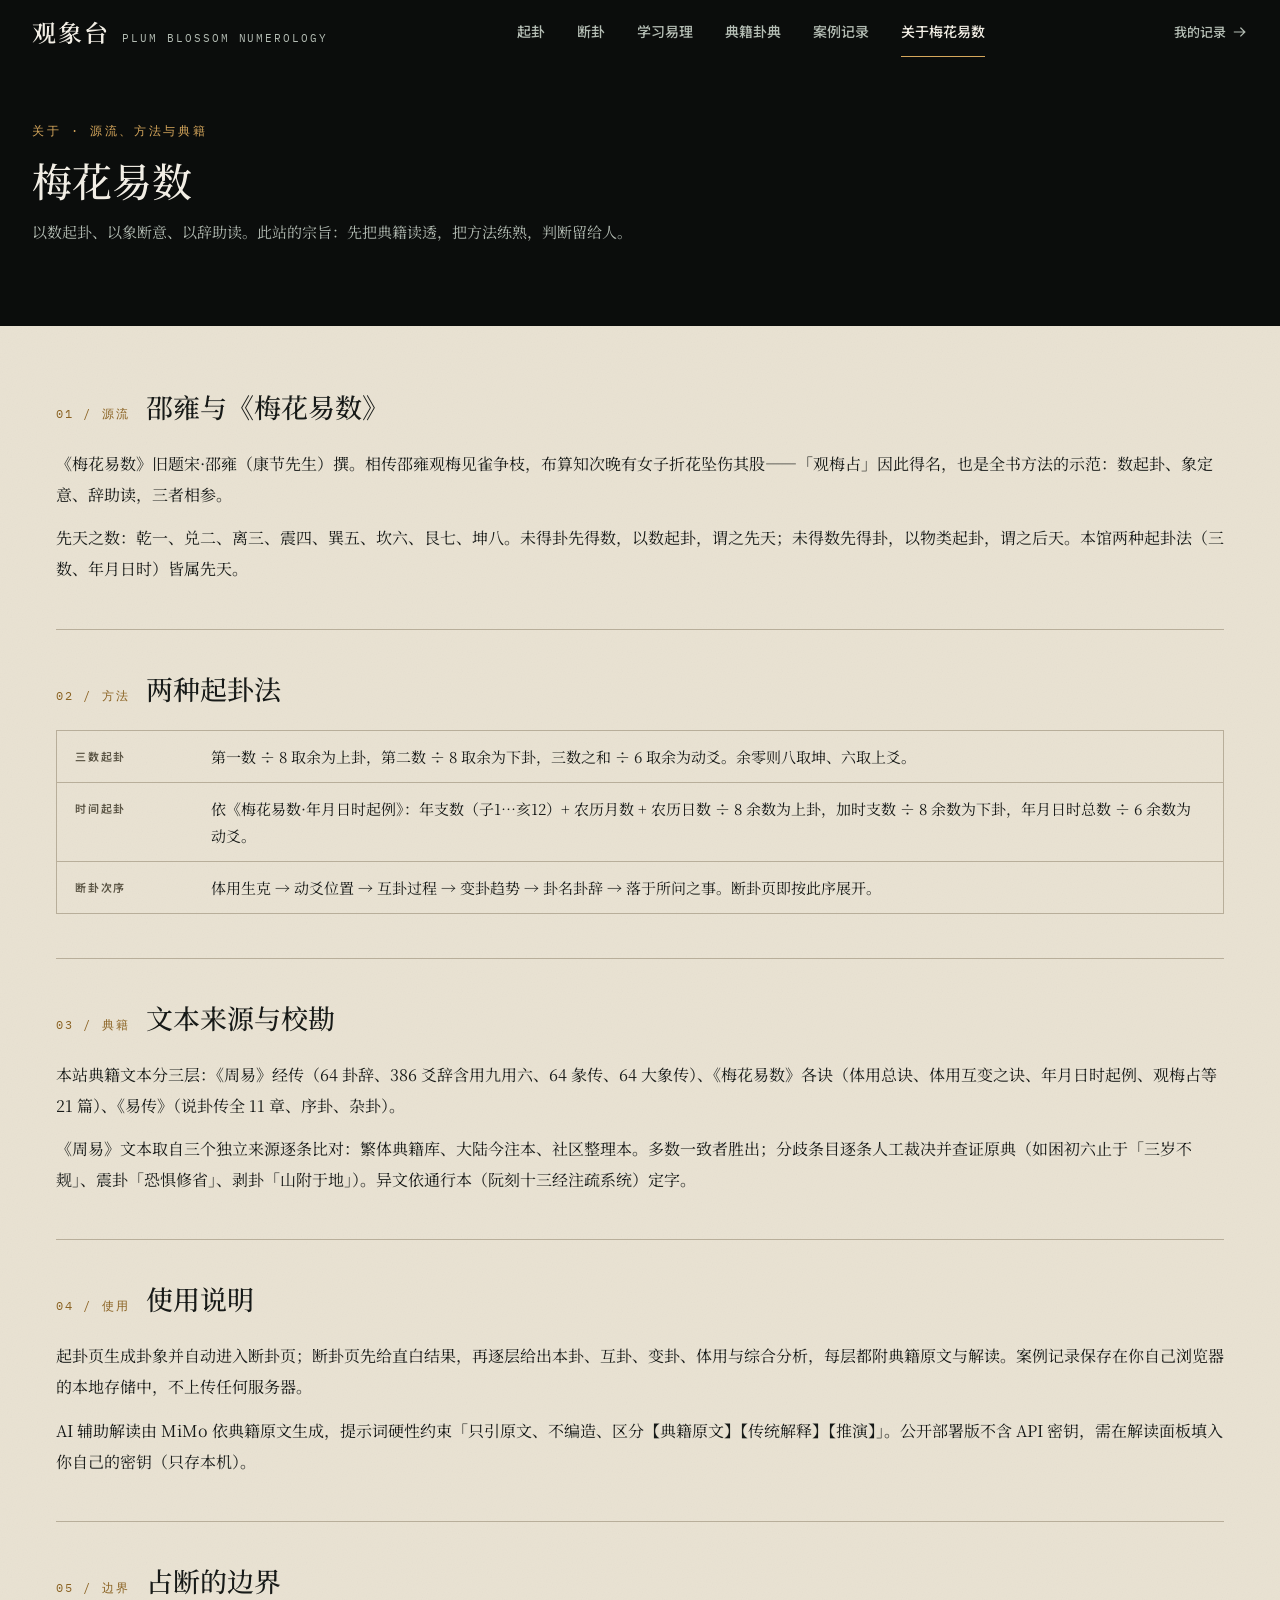
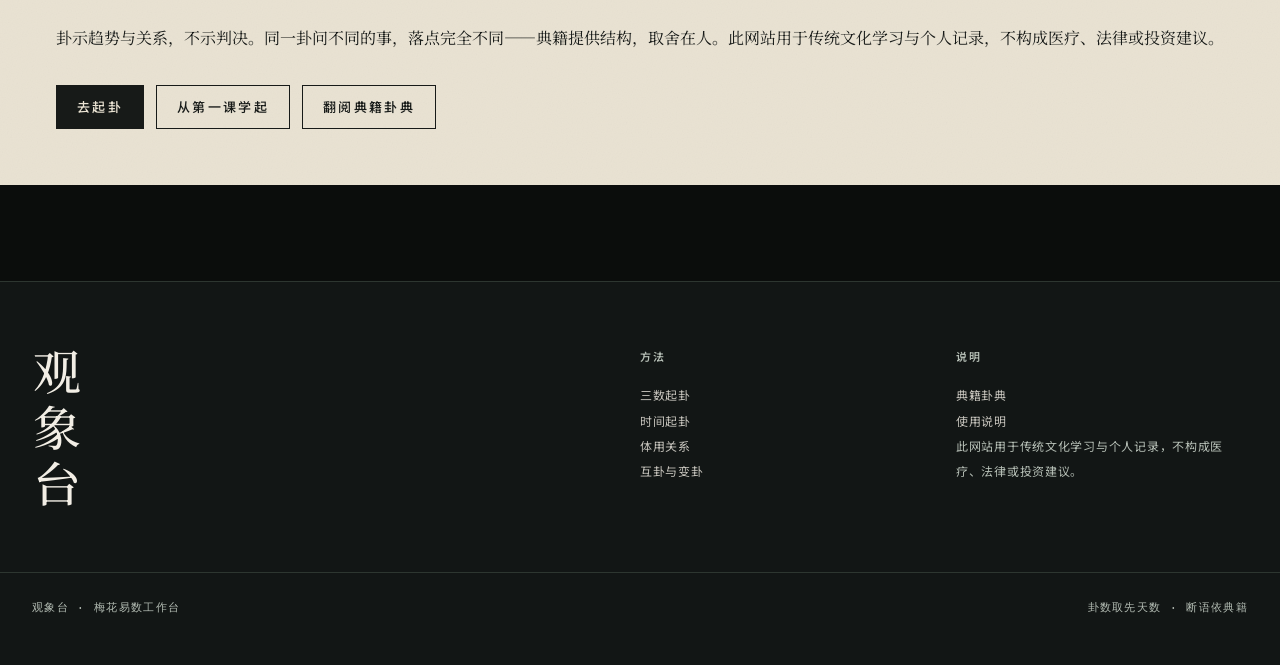
<file: guanyu.html>
<!DOCTYPE html>
<html lang="zh-CN">
<head>
<meta charset="utf-8">
<meta name="viewport" content="width=device-width, initial-scale=1">
<meta name="theme-color" content="#0B0D0C">
<link rel="manifest" href="manifest.json">
<link rel="apple-touch-icon" href="icon-180.png">
<title>关于梅花易数 · 观象台</title>
<link rel="preconnect" href="https://fonts.googleapis.com">
<link rel="preconnect" href="https://fonts.gstatic.com" crossorigin>
<link href="https://fonts.googleapis.com/css2?family=Noto+Serif+SC:wght@400;500;600&family=Noto+Sans+SC:wght@400;500;600&family=IBM+Plex+Mono:wght@400;500&display=swap" rel="stylesheet">
<link rel="stylesheet" href="styles.css">
</head>
<body>

<header id="hdr">
  <div class="wrap hd">
    <a class="brand" href="index.html">
      <span class="mark">观象台</span>
      <span class="sub">PLUM BLOSSOM NUMEROLOGY</span>
    </a>
    <nav class="main" id="nav">
      <a href="index.html">起卦</a>
      <a href="duangua.html">断卦</a>
      <a href="xueyi.html">学习易理</a>
      <a href="guandian.html">典籍卦典</a>
      <a href="anli.html">案例记录</a>
      <a href="guanyu.html" class="on">关于梅花易数</a>
    </nav>
    <div class="hd-right">
      <a class="textlink" href="anli.html">我的记录
        <svg width="16" height="16" viewBox="0 0 20 20" fill="none" stroke="currentColor" stroke-width="1.5" stroke-linecap="square"><path d="M3 10h13M11 5l5 5-5 5"/></svg>
      </a>
      <button class="iconbtn menubtn" id="menuBtn" aria-label="打开导航菜单" aria-expanded="false">
        <svg width="20" height="20" viewBox="0 0 20 20" fill="none" stroke="currentColor" stroke-width="1.5" stroke-linecap="square"><path d="M3 6h14M3 10h14M3 14h14"/></svg>
      </button>
    </div>
  </div>
</header>

<main>
  <section class="page-hero">
    <div class="wrap">
      <span class="num">关于 · 源流、方法与典籍</span>
      <h2>梅花易数</h2>
      <p>以数起卦、以象断意、以辞助读。此站的宗旨：先把典籍读透，把方法练熟，判断留给人。</p>
    </div>
  </section>

  <div class="wrap page-pad">
    <div class="sheet">
      <div class="dg-head"><span class="no">01 / 源流</span><h3>邵雍与《梅花易数》</h3></div>
      <div class="dg-read">
        <p>《梅花易数》旧题宋·邵雍（康节先生）撰。相传邵雍观梅见雀争枝，布算知次晚有女子折花坠伤其股——「观梅占」因此得名，也是全书方法的示范：数起卦、象定意、辞助读，三者相参。</p>
        <p>先天之数：乾一、兑二、离三、震四、巽五、坎六、艮七、坤八。未得卦先得数，以数起卦，谓之先天；未得数先得卦，以物类起卦，谓之后天。本馆两种起卦法（三数、年月日时）皆属先天。</p>
      </div>

      <div class="dg-step">
        <div class="dg-head"><span class="no">02 / 方法</span><h3>两种起卦法</h3></div>
        <div class="dg-summary">
          <div class="row"><div class="k">三数起卦</div><div class="v">第一数 ÷ 8 取余为上卦，第二数 ÷ 8 取余为下卦，三数之和 ÷ 6 取余为动爻。余零则八取坤、六取上爻。</div></div>
          <div class="row"><div class="k">时间起卦</div><div class="v">依《梅花易数·年月日时起例》：年支数（子1…亥12）+ 农历月数 + 农历日数 ÷ 8 余数为上卦，加时支数 ÷ 8 余数为下卦，年月日时总数 ÷ 6 余数为动爻。</div></div>
          <div class="row"><div class="k">断卦次序</div><div class="v">体用生克 → 动爻位置 → 互卦过程 → 变卦趋势 → 卦名卦辞 → 落于所问之事。断卦页即按此序展开。</div></div>
        </div>
      </div>

      <div class="dg-step">
        <div class="dg-head"><span class="no">03 / 典籍</span><h3>文本来源与校勘</h3></div>
        <div class="dg-read">
          <p>本站典籍文本分三层：《周易》经传（64 卦辞、386 爻辞含用九用六、64 彖传、64 大象传）、《梅花易数》各诀（体用总诀、体用互变之诀、年月日时起例、观梅占等 21 篇）、《易传》（说卦传全 11 章、序卦、杂卦）。</p>
          <p>《周易》文本取自三个独立来源逐条比对：繁体典籍库、大陆今注本、社区整理本。多数一致者胜出；分歧条目逐条人工裁决并查证原典（如困初六止于「三岁不觌」、震卦「恐惧修省」、剥卦「山附于地」）。异文依通行本（阮刻十三经注疏系统）定字。</p>
        </div>
      </div>

      <div class="dg-step">
        <div class="dg-head"><span class="no">04 / 使用</span><h3>使用说明</h3></div>
        <div class="dg-read">
          <p>起卦页生成卦象并自动进入断卦页；断卦页先给直白结果，再逐层给出本卦、互卦、变卦、体用与综合分析，每层都附典籍原文与解读。案例记录保存在你自己浏览器的本地存储中，不上传任何服务器。</p>
          <p>AI 辅助解读由 MiMo 依典籍原文生成，提示词硬性约束「只引原文、不编造、区分【典籍原文】【传统解释】【推演】」。公开部署版不含 API 密钥，需在解读面板填入你自己的密钥（只存本机）。</p>
        </div>
      </div>

      <div class="dg-step">
        <div class="dg-head"><span class="no">05 / 边界</span><h3>占断的边界</h3></div>
        <div class="dg-read">
          <p>卦示趋势与关系，不示判决。同一卦问不同的事，落点完全不同——典籍提供结构，取舍在人。此网站用于传统文化学习与个人记录，不构成医疗、法律或投资建议。</p>
        </div>
        <div class="dg-actions">
          <a class="btn-paper solid" href="index.html">去起卦</a>
          <a class="btn-paper" href="xueyi.html">从第一课学起</a>
          <a class="btn-paper" href="guandian.html">翻阅典籍卦典</a>
        </div>
      </div>
    </div>
  </div>
</main>

<footer>
  <div class="wrap ft">
    <div>
      <div class="ft-mark">观象台</div>
    </div>
    <div>
      <h4>方法</h4>
      <p>
        <a class="link" href="index.html">三数起卦</a><br>
        <a class="link" href="index.html">时间起卦</a><br>
        <a class="link" href="xueyi.html">体用关系</a><br>
        <a class="link" href="xueyi.html">互卦与变卦</a>
      </p>
    </div>
    <div>
      <h4>说明</h4>
      <p>
        <a class="link" href="guandian.html">典籍卦典</a><br>
        <a class="link" href="guanyu.html">使用说明</a><br>
        此网站用于传统文化学习与个人记录，不构成医疗、法律或投资建议。
      </p>
    </div>
  </div>
  <div class="wrap ft-bottom">
    <span>观象台 · 梅花易数工作台</span>
    <span>卦数取先天数 · 断语依典籍</span>
  </div>
</footer>

<div class="toast" id="toast" role="status" aria-live="polite"></div>

<script src="data.js"></script>
<script src="shared.js"></script>
</body>
</html>
</file>
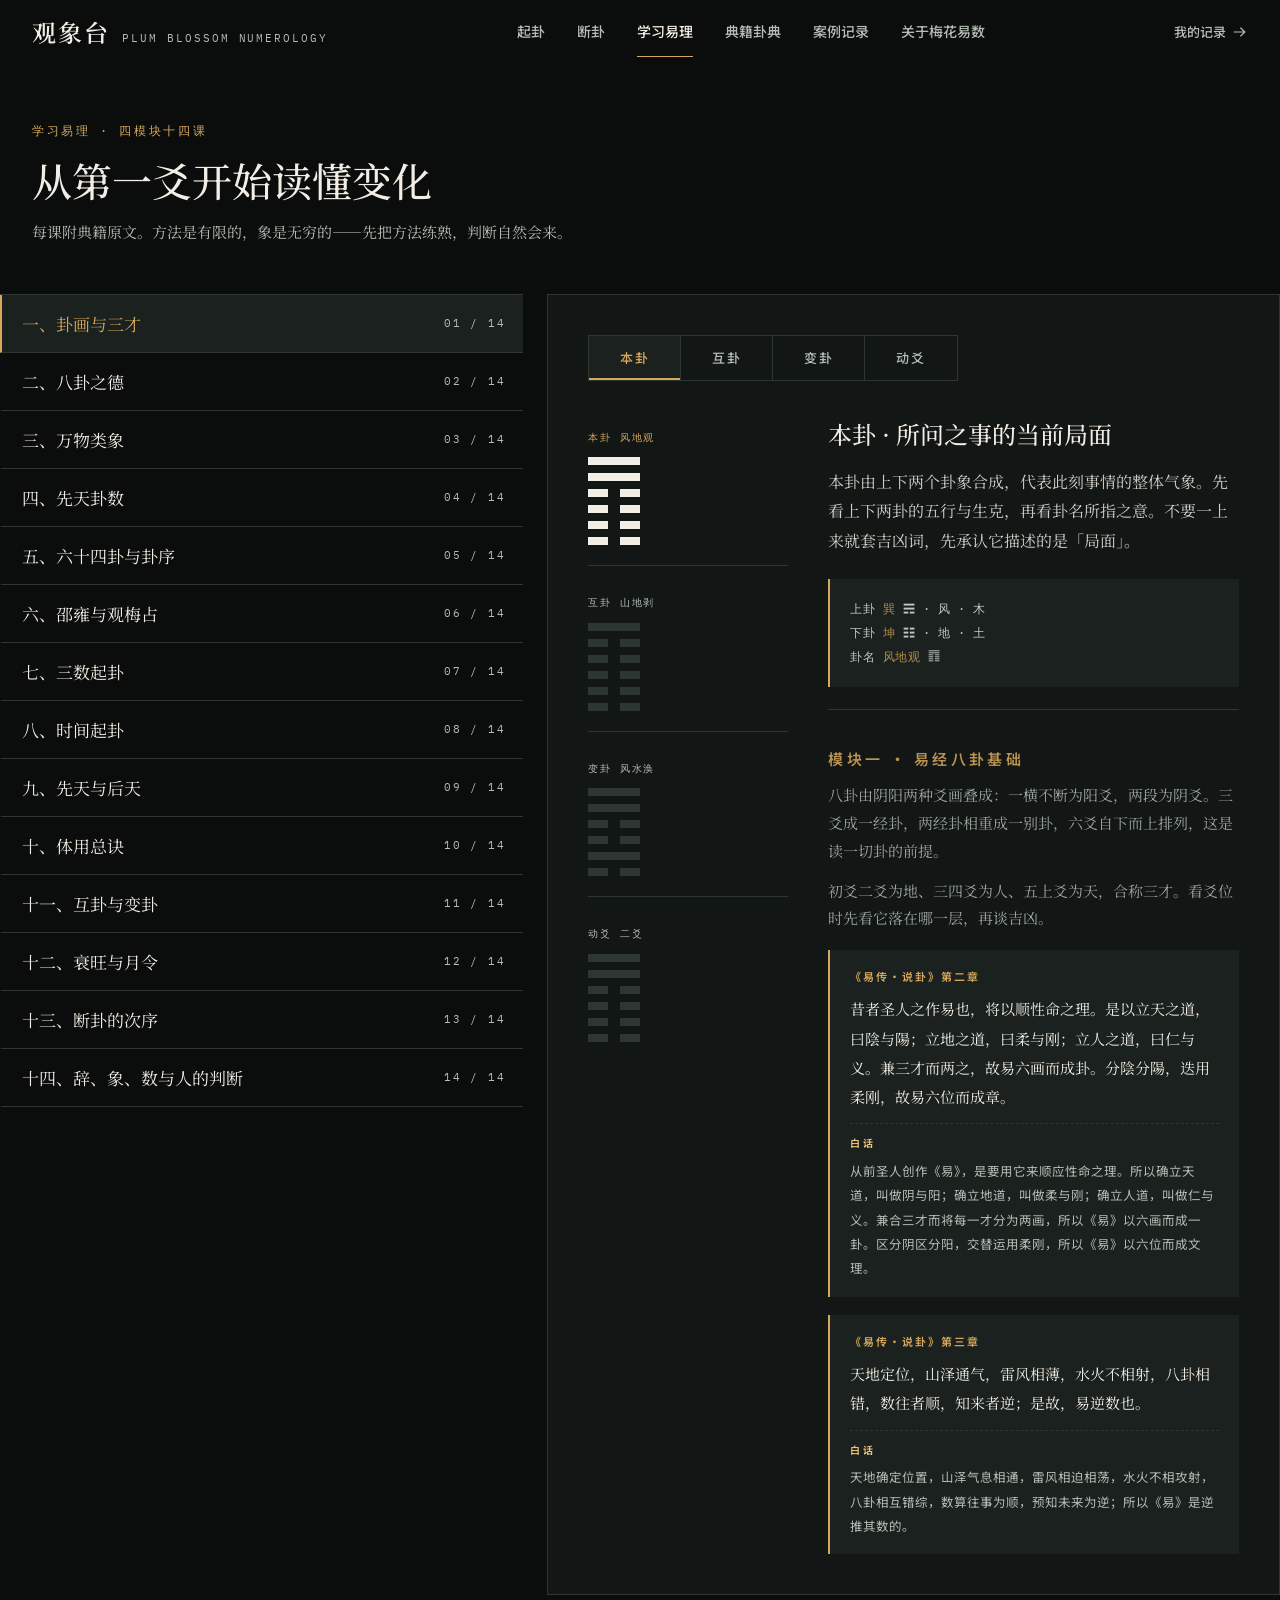
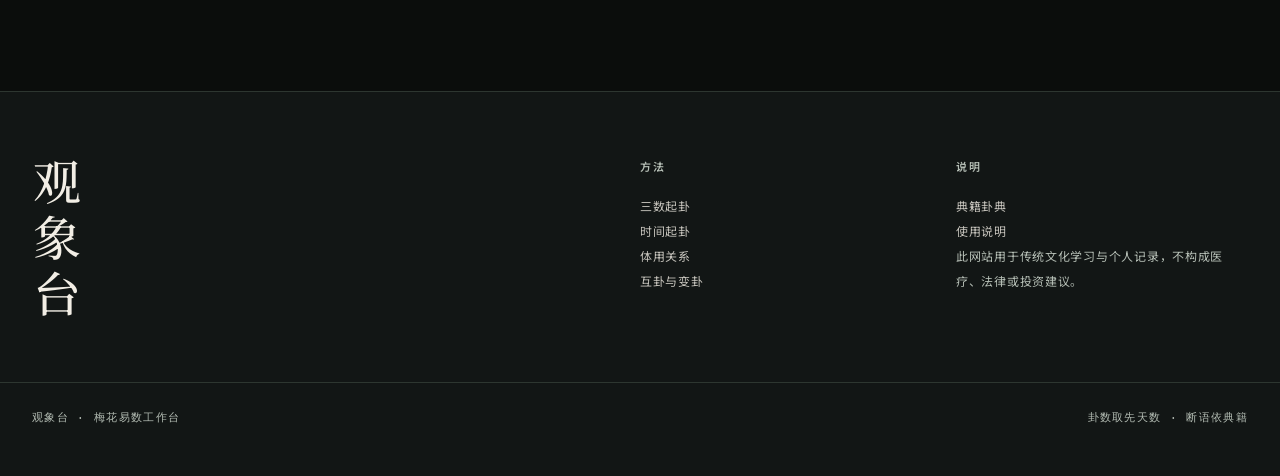
<file: xueyi.html>
<!DOCTYPE html>
<html lang="zh-CN">
<head>
<meta charset="utf-8">
<meta name="viewport" content="width=device-width, initial-scale=1">
<meta name="theme-color" content="#0B0D0C">
<link rel="manifest" href="manifest.json">
<link rel="apple-touch-icon" href="icon-180.png">
<title>学习易理 · 观象台</title>
<link rel="preconnect" href="https://fonts.googleapis.com">
<link rel="preconnect" href="https://fonts.gstatic.com" crossorigin>
<link href="https://fonts.googleapis.com/css2?family=Noto+Serif+SC:wght@400;500;600&family=Noto+Sans+SC:wght@400;500;600&family=IBM+Plex+Mono:wght@400;500&display=swap" rel="stylesheet">
<link rel="stylesheet" href="styles.css">
</head>
<body>

<header id="hdr">
  <div class="wrap hd">
    <a class="brand" href="index.html">
      <span class="mark">观象台</span>
      <span class="sub">PLUM BLOSSOM NUMEROLOGY</span>
    </a>
    <nav class="main" id="nav">
      <a href="index.html">起卦</a>
      <a href="duangua.html">断卦</a>
      <a href="xueyi.html" class="on">学习易理</a>
      <a href="guandian.html">典籍卦典</a>
      <a href="anli.html">案例记录</a>
      <a href="guanyu.html">关于梅花易数</a>
    </nav>
    <div class="hd-right">
      <a class="textlink" href="anli.html">我的记录
        <svg width="16" height="16" viewBox="0 0 20 20" fill="none" stroke="currentColor" stroke-width="1.5" stroke-linecap="square"><path d="M3 10h13M11 5l5 5-5 5"/></svg>
      </a>
      <button class="iconbtn menubtn" id="menuBtn" aria-label="打开导航菜单" aria-expanded="false">
        <svg width="20" height="20" viewBox="0 0 20 20" fill="none" stroke="currentColor" stroke-width="1.5" stroke-linecap="square"><path d="M3 6h14M3 10h14M3 14h14"/></svg>
      </button>
    </div>
  </div>
</header>

<main>
  <section class="page-hero">
    <div class="wrap">
      <span class="num">学习易理 · 四模块十四课</span>
      <h2>从第一爻开始读懂变化</h2>
      <p>每课附典籍原文。方法是有限的，象是无穷的——先把方法练熟，判断自然会来。</p>
    </div>
  </section>

  <div class="wrap page-pad">
    <div class="learn-grid">
      <div class="rail-learn" id="lessonRail"></div>

      <div class="canvas-learn">
        <div class="layer-tabs" id="layerTabs" role="tablist" aria-label="卦象层次">
          <button role="tab" class="on" data-layer="ben">本卦</button>
          <button role="tab" data-layer="hu">互卦</button>
          <button role="tab" data-layer="bian">变卦</button>
          <button role="tab" data-layer="move">动爻</button>
        </div>

        <div class="learn-body">
          <div class="mini-hex" id="miniHex" aria-hidden="true"></div>
          <div class="learn-text">
            <h3 id="layerTitle">本卦 · 所问之事的当前局面</h3>
            <p id="layerText">本卦由上下两个卦象合成，代表此刻事情的整体气象。先看上下两卦的五行与生克，再看卦名所指之意。</p>
            <div class="data" id="layerData"></div>
            <div class="lesson-body" id="lessonBody"></div>
          </div>
        </div>
      </div>
    </div>
  </div>
</main>

<footer>
  <div class="wrap ft">
    <div>
      <div class="ft-mark">观象台</div>
    </div>
    <div>
      <h4>方法</h4>
      <p>
        <a class="link" href="index.html">三数起卦</a><br>
        <a class="link" href="index.html">时间起卦</a><br>
        <a class="link" href="xueyi.html">体用关系</a><br>
        <a class="link" href="xueyi.html">互卦与变卦</a>
      </p>
    </div>
    <div>
      <h4>说明</h4>
      <p>
        <a class="link" href="guandian.html">典籍卦典</a><br>
        <a class="link" href="guanyu.html">使用说明</a><br>
        此网站用于传统文化学习与个人记录，不构成医疗、法律或投资建议。
      </p>
    </div>
  </div>
  <div class="wrap ft-bottom">
    <span>观象台 · 梅花易数工作台</span>
    <span>卦数取先天数 · 断语依典籍</span>
  </div>
</footer>

<div class="toast" id="toast" role="status" aria-live="polite"></div>

<script src="data.js"></script>
<script src="shared.js"></script>
<script>
(function(){
  "use strict";

  /* ================= 课程（依典籍） ================= */
  var LESSONS = window.CURRICULUM || [];
  var rail = document.getElementById("lessonRail");
  LESSONS.forEach(function(l, i){
    var b = document.createElement("button");
    b.className = "lesson" + (i === 0 ? " on" : "");
    b.innerHTML = '<span class="t">' + esc(l.t) + '</span><span class="idx">' + ("0" + (i + 1)).slice(-2) + ' / ' + ("0" + LESSONS.length).slice(-2) + '</span>';
    b.addEventListener("click", function(){
      Array.prototype.forEach.call(rail.children, function(x){ x.classList.remove("on"); });
      b.classList.add("on");
      renderLesson(i);
    });
    rail.appendChild(b);
  });
  function renderLesson(i){
    var l = LESSONS[i];
    document.getElementById("lessonBody").innerHTML =
      '<p class="label" style="letter-spacing:.22em;color:var(--brass);">' + esc(l.mod) + '</p>' +
      l.body.map(function(p){ return '<p>' + esc(p) + '</p>'; }).join("") +
      (l.quotes || []).map(function(q){
        return renderQuote(q.src, q.text, true, q.f || "");
      }).join("");
  }
  renderLesson(0);

  /* ================= 卦象层次画布（示例盘：三数 5·8·7） ================= */
  var LAYER_TEXT = {
    ben:  {title:"本卦 · 所问之事的当前局面", text:"本卦由上下两个卦象合成，代表此刻事情的整体气象。先看上下两卦的五行与生克，再看卦名所指之意。不要一上来就套吉凶词，先承认它描述的是「局面」。"},
    hu:   {title:"互卦 · 事情展开的中间过程", text:"互卦藏于本卦之内，取二三四爻与三四五爻合成，代表事情经过的阶段与节奏。判断进展快慢、中途有无反复，多看这一层。"},
    bian: {title:"变卦 · 演变之后的趋势", text:"动爻阴阳互换而成变卦，代表事情往后的走向。变卦给的是趋势与气象，不是承诺；它与本卦的差别，正是你该留意的变化。"},
    move: {title:"动爻 · 全局的枢纽", text:"一位动爻，是整盘的枢纽。它所在的位置说明事情的着力点在何处，它所属的卦决定了体用之分。读盘时，先找动爻，再谈其他。"}
  };
  var current = cast(5, 8, 7);
  var currentLayer = "ben";

  function miniGroup(title, lines, movingIdx, hl, mv){
    var rows = "";
    for (var i = lines.length - 1; i >= 0; i--){
      var v = lines[i];
      var cls = "r" + (mv && i === movingIdx - 1 ? " mv" : "");
      rows += '<div class="' + cls + '">' + (v === 1 ? '<i class="y"></i>' : '<i class="m"></i><i class="m"></i>') + '</div>';
    }
    return '<div class="grp' + (hl ? " hl" : "") + '"><div class="cap">' + title + '</div>' + rows + '</div>';
  }
  function renderMiniHex(){
    document.getElementById("miniHex").innerHTML =
      miniGroup("本卦 " + current.benName, current.lines, current.move, currentLayer === "ben", false) +
      miniGroup("互卦 " + current.huName, current.huLower.lines.concat(current.huUpper.lines), 0, currentLayer === "hu", false) +
      miniGroup("变卦 " + current.biName, current.biLines, 0, currentLayer === "bian", false) +
      miniGroup("动爻 " + current.pos.k, current.lines, current.move, currentLayer === "move", true);
  }
  function renderLayerData(){
    var info = LAYER_TEXT[currentLayer];
    document.getElementById("layerTitle").textContent = info.title;
    document.getElementById("layerText").textContent = info.text;
    var d = "";
    if (currentLayer === "ben"){
      d = '<div>上卦 <b>' + current.upper.name + '</b> ' + current.upper.sym + ' · ' + current.upper.nature + ' · ' + current.upper.elem + '</div>' +
          '<div>下卦 <b>' + current.lower.name + '</b> ' + current.lower.sym + ' · ' + current.lower.nature + ' · ' + current.lower.elem + '</div>' +
          '<div>卦名 <b>' + current.benName + '</b> ' + current.benGlyph + '</div>';
    } else if (currentLayer === "hu"){
      d = '<div>上互 <b>' + current.huUpper.name + '</b> · 下互 <b>' + current.huLower.name + '</b></div>' +
          '<div>卦名 <b>' + current.huName + '</b> ' + current.huGlyph + '</div>' +
          '<div>取爻 <b>二三四 / 三四五</b></div>';
    } else if (currentLayer === "bian"){
      d = '<div>变卦 <b>' + current.biName + '</b> ' + current.biGlyph + '</div>' +
          '<div>上卦 <b>' + current.biUpper.name + '</b> · 下卦 <b>' + current.biLower.name + '</b></div>' +
          '<div>变动 <b>第' + current.move + '爻</b> 阴阳互换</div>';
    } else {
      d = '<div>动爻 <b>' + current.pos.k + '</b>（第' + current.move + '爻）</div>' +
          '<div>用卦 <b>' + current.yong.name + '（' + current.yong.elem + '）</b> · 体卦 <b>' + current.ti.name + '（' + current.ti.elem + '）</b></div>' +
          '<div>体用 <b>' + current.rel + '</b></div>';
    }
    document.getElementById("layerData").innerHTML = d;
  }
  Array.prototype.forEach.call(document.querySelectorAll("#layerTabs button"), function(b){
    b.addEventListener("click", function(){
      Array.prototype.forEach.call(document.querySelectorAll("#layerTabs button"), function(x){ x.classList.remove("on"); });
      b.classList.add("on");
      currentLayer = b.getAttribute("data-layer");
      renderMiniHex();
      renderLayerData();
    });
  });
  renderMiniHex();
  renderLayerData();

})();
</script>
</body>
</html>
</file>
<file: styles.css>
:root{
  --canvas:#0B0D0C; --surface-deep:#121615; --surface-raised:#1B211E;
  --paper:#E9E2D2; --ink:#F2EEE5; --ink-dark:#171A18; --ink-muted:#B4BDB4;
  --paper-muted:#5C5646; --brass:#D6A75C; --brass-light:#F0C979;
  --vermilion:#9A6C63; --line-dark:#2D3630; --line-light:#B8AE9A;
  --serif:"Noto Serif SC","Songti SC","STSong",serif;
  --sans:"Noto Sans SC","PingFang SC","Microsoft YaHei",sans-serif;
  --mono:"IBM Plex Mono",ui-monospace,SFMono-Regular,Menlo,monospace;
  --unit:8px;
}
*{box-sizing:border-box;}
html{-webkit-text-size-adjust:100%;}
body{
  margin:0; background:var(--canvas); color:var(--ink);
  font-family:var(--serif); font-size:16px; line-height:1.85;
  -webkit-font-smoothing:antialiased;
}
h1,h2,h3,h4,p{margin:0;}
button{font-family:inherit;color:inherit;background:none;border:0;padding:0;cursor:pointer;}
input,select{font-family:inherit;color:inherit;}
a{color:inherit;text-decoration:none;}
ul{margin:0;padding:0;list-style:none;}
:focus-visible{outline:2px solid var(--brass);outline-offset:2px;}
.wrap{max-width:1360px;margin:0 auto;padding:0 32px;}
.mono{font-family:var(--mono);font-size:13px;font-weight:500;line-height:1.5;letter-spacing:.04em;}
.label{font-family:var(--sans);font-size:12px;font-weight:600;line-height:1.4;letter-spacing:.06em;}
.muted{color:var(--ink-muted);}
.sr{position:absolute;width:1px;height:1px;padding:0;margin:-1px;overflow:hidden;clip:rect(0 0 0 0);white-space:nowrap;border:0;}

/* ---------- paper grain ---------- */
.grain{position:relative;}
.grain::before{
  content:"";position:absolute;inset:0;pointer-events:none;opacity:.025;
  background-image:url("data:image/svg+xml;utf8,<svg xmlns='http://www.w3.org/2000/svg' width='160' height='160'><filter id='n'><feTurbulence type='fractalNoise' baseFrequency='0.8' numOctaves='3'/><feColorMatrix type='saturate' values='0'/></filter><rect width='160' height='160' filter='url(%23n)' opacity='1'/></svg>");
}
.grain-paper::before{opacity:.06;}

/* ---------- header ---------- */
header{
  position:sticky;top:0;z-index:60;height:64px;
  background:transparent;border-bottom:1px solid transparent;
  transition:background .25s ease-out,border-color .25s ease-out;
}
header.stuck{background:var(--canvas);border-bottom-color:var(--line-dark);}
.hd{height:64px;display:flex;align-items:center;justify-content:space-between;gap:24px;}
.brand{display:flex;align-items:baseline;gap:12px;}
.brand .mark{font-family:var(--serif);font-size:24px;font-weight:600;letter-spacing:.08em;}
.brand .sub{font-family:var(--mono);font-size:11px;letter-spacing:.18em;color:var(--ink-muted);}
nav.main{display:flex;gap:32px;}
nav.main a{font-family:var(--sans);font-size:14px;font-weight:500;color:var(--ink-muted);padding:6px 0;position:relative;}
nav.main a:hover,nav.main a.on{color:var(--ink);}
nav.main a.on::after{content:"";position:absolute;left:0;right:0;bottom:-6px;height:1px;background:var(--brass);}
.hd-right{display:flex;align-items:center;gap:16px;}
.iconbtn{width:40px;height:40px;border:1px solid var(--line-dark);display:flex;align-items:center;justify-content:center;transition:border-color .15s ease-out,color .15s ease-out;}
.iconbtn:hover{border-color:var(--brass);color:var(--brass);}
.textlink{font-family:var(--sans);font-size:13px;font-weight:500;color:var(--ink-muted);display:flex;align-items:center;gap:6px;}
.textlink:hover{color:var(--brass);}
.menubtn{display:none;}

/* ---------- hero ---------- */
.hero{position:relative;min-height:92vh;padding-bottom:24px;}
.gridrule{position:absolute;left:0;right:0;top:calc(50% - 40px);height:1px;background:var(--line-dark);opacity:.55;}
.hero-inner{position:relative;display:grid;grid-template-columns:repeat(12,1fr);gap:24px;min-height:92vh;}
.rail{grid-column:1/3;display:flex;align-items:flex-start;justify-content:flex-start;padding-top:120px;}
.rail-stack{display:flex;flex-direction:column;gap:40px;}
.rail-item{writing-mode:vertical-rl;font-family:var(--sans);font-size:14px;font-weight:600;letter-spacing:.35em;color:var(--ink-muted);opacity:.72;transition:color .4s ease-out,opacity .4s ease-out;padding:8px 0;}
.rail-item.on{color:var(--brass);opacity:1;}
.rail-item:hover{color:var(--brass);opacity:.95;}
.stage{grid-column:3/9;display:flex;flex-direction:column;align-items:center;justify-content:center;position:relative;}
.stage-hd{text-align:center;margin-bottom:32px;max-width:520px;}
.eyebrow{font-family:var(--sans);font-size:12px;font-weight:600;letter-spacing:.32em;color:var(--brass);}
h1{font-family:var(--serif);font-size:72px;font-weight:500;line-height:1.05;margin:20px 0 18px;}
.lede{color:var(--ink-muted);font-size:16px;line-height:1.85;}
.compass-wrap{width:min(42vw,560px);max-width:560px;display:flex;align-items:center;justify-content:center;position:relative;}
.compass{width:360px;height:360px;position:relative;}
.compass svg{width:100%;height:100%;display:block;}
.glyph{
  position:absolute;right:-16vw;top:50%;transform:translateY(-50%);
  font-family:var(--serif);font-size:220px;line-height:1;color:var(--ink);opacity:.12;
  pointer-events:none;user-select:none;white-space:nowrap;
}
.stage-foot{margin-top:36px;text-align:center;max-width:520px;}
.method{font-family:var(--mono);font-size:12px;letter-spacing:.03em;color:var(--ink-muted);line-height:1.9;}
.method b{color:var(--brass);font-weight:500;}
.phase-line{margin-top:14px;font-family:var(--sans);font-size:12px;letter-spacing:.18em;color:var(--brass);opacity:.85;}

/* compass internals */
.sector{stroke:var(--line-dark);stroke-width:1;fill:none;}
.ring{stroke:var(--line-dark);stroke-width:1;fill:none;}
.tri-g{cursor:default;}
.tri-g .dot{fill:var(--ink-muted);transition:fill .42s ease-out;}
.tri-g text{fill:var(--ink-muted);font-family:var(--serif);font-size:17px;transition:fill .42s ease-out;}
.tri-g .num{font-family:var(--mono);font-size:10px;fill:var(--ink-muted);}
.tri-g.lit .dot{fill:var(--brass);}
.tri-g.lit text{fill:var(--brass);}
.tri-g.sel text{fill:var(--brass-light);}
.tri-g.sel .dot{fill:var(--brass-light);}
.compass-core{fill:var(--surface-raised);stroke:var(--line-dark);stroke-width:1;}
.core-num{fill:var(--brass);font-family:var(--mono);font-size:12px;letter-spacing:.08em;}
#ringRot{transition:transform .5s cubic-bezier(.16,1,.3,1);transform-origin:180px 180px;}

/* hexagram in core */
.core-hex{position:absolute;top:50%;left:50%;transform:translate(-50%,-50%);width:74px;display:flex;flex-direction:column;gap:5px;}
.core-hex .row{height:6px;display:flex;gap:9px;opacity:0;transform:translateY(6px);transition:opacity .26s ease-out,transform .26s ease-out;}
.core-hex .row.on{opacity:1;transform:none;}
.core-hex .row i{display:block;height:6px;background:var(--ink);}
.core-hex .row i.y{width:27px;}
.core-hex .row i.m{width:6px;}
.core-hex .row.moving i{background:var(--brass);}

/* ---------- input panel ---------- */
.console{grid-column:9/13;padding-top:72px;display:flex;justify-content:flex-end;}
.panel{
  width:100%;max-width:360px;min-width:280px;background:var(--surface-deep);
  border:1px solid var(--line-dark);padding:28px;
}
.panel h2{font-family:var(--serif);font-size:22px;font-weight:500;letter-spacing:.04em;}
.panel .helper{font-family:var(--sans);font-size:12px;line-height:1.8;color:var(--ink-muted);margin-top:10px;}
.field{margin-top:26px;}
.field label{display:flex;align-items:baseline;gap:10px;font-family:var(--sans);font-size:12px;font-weight:600;letter-spacing:.14em;color:var(--ink);}
.field label span.i{font-family:var(--mono);color:var(--brass);letter-spacing:.08em;}
.field input{
  width:100%;height:48px;background:transparent;border:0;border-bottom:1px solid var(--line-dark);
  font-family:var(--mono);font-size:16px;letter-spacing:.06em;color:var(--ink);border-radius:0;
  transition:border-color .18s ease-out,box-shadow .18s ease-out;
}
.field input::placeholder{color:var(--ink-muted);font-family:var(--mono);letter-spacing:.06em;}
.field input:focus{outline:none;border-bottom:2px solid var(--brass);}
.field.err input{border-bottom:2px solid var(--vermilion);}
.field .errtext{display:none;font-family:var(--sans);font-size:11px;color:var(--vermilion);margin-top:8px;letter-spacing:.06em;}
.field.err .errtext{display:block;}
.selectwrap{position:relative;margin-top:26px;}
.selectwrap select{
  width:100%;height:44px;background:transparent;border:0;border-bottom:1px solid var(--line-dark);
  font-family:var(--sans);font-size:13px;color:var(--ink);border-radius:0;appearance:none;padding-right:28px;
}
.selectwrap select:focus{outline:none;border-bottom:2px solid var(--brass);}
.selectwrap svg{position:absolute;right:2px;top:12px;pointer-events:none;color:var(--ink-muted);}
.actions{margin-top:32px;display:flex;flex-direction:column;gap:14px;}
.btn-primary{
  height:48px;padding:0 24px;background:var(--brass);color:var(--ink-dark);
  font-family:var(--sans);font-size:14px;font-weight:600;letter-spacing:.22em;
  display:flex;align-items:center;justify-content:center;gap:10px;
  transition:background .15s ease-out,transform .08s ease-out;
}
.btn-primary:hover{background:var(--brass-light);}
.btn-primary:active{transform:translateY(2px);}
.btn-primary[disabled]{background:var(--line-dark);color:var(--ink-muted);cursor:progress;}
.btn-secondary{
  height:44px;border:1px solid var(--line-dark);color:var(--ink);
  font-family:var(--sans);font-size:13px;font-weight:500;letter-spacing:.18em;
  display:flex;align-items:center;justify-content:center;gap:10px;transition:border-color .15s,color .15s;
}
.btn-secondary:hover{border-color:var(--brass);color:var(--brass);}
.panel-note{margin-top:22px;padding-top:18px;border-top:1px solid var(--line-dark);font-family:var(--sans);font-size:11px;line-height:1.9;color:var(--ink-muted);letter-spacing:.04em;}

/* ---------- calculation trace ---------- */
.trace{border-top:1px solid var(--line-dark);border-bottom:1px solid var(--line-dark);background:var(--surface-deep);}
.trace-band{
  min-height:64px;display:grid;grid-template-columns:30% 70%;align-items:center;gap:24px;
  padding:14px 0;border-bottom:1px solid var(--line-dark);position:relative;overflow:hidden;
}
.trace-band:last-child{border-bottom:0;}
.trace-band .k{font-family:var(--sans);font-size:12px;font-weight:600;letter-spacing:.22em;color:var(--ink-muted);}
.trace-band .v{font-family:var(--mono);font-size:13px;letter-spacing:.04em;color:var(--ink);opacity:.66;transition:opacity .3s ease-out;}
.trace-band .v b{color:var(--brass);font-weight:500;}
.trace-band.live .v{opacity:1;}
.trace-band::after{content:"";position:absolute;left:0;top:0;bottom:0;width:0;background:var(--brass);opacity:.16;}
.trace-band.sweep::after{width:100%;transition:width .24s ease-out;}

/* ---------- result ---------- */
.result-zone{position:relative;padding-top:64px;}
.result-shell{display:grid;grid-template-columns:repeat(12,1fr);gap:24px;}
.paper{
  grid-column:5/13;background:var(--paper);color:var(--ink-dark);
  margin-left:-24px;padding:48px 48px 48px 64px;position:relative;
}
.paper::before{
  content:"";position:absolute;inset:0;pointer-events:none;opacity:.06;
  background-image:url("data:image/svg+xml;utf8,<svg xmlns='http://www.w3.org/2000/svg' width='160' height='160'><filter id='n'><feTurbulence type='fractalNoise' baseFrequency='0.8' numOctaves='3'/><feColorMatrix type='saturate' values='0'/></filter><rect width='160' height='160' filter='url(%23n)'/></svg>");
}
.paper-margin{
  position:absolute;left:16px;top:48px;bottom:48px;width:48px;
  display:flex;flex-direction:column;gap:28px;align-items:center;
}
.pm{cursor:pointer;writing-mode:vertical-rl;font-family:var(--sans);font-size:12px;font-weight:600;letter-spacing:.32em;color:var(--paper-muted);opacity:.8;}
.pm.on{color:var(--ink-dark);opacity:1;}
.edge-index{
  position:absolute;right:-1px;top:48px;display:flex;flex-direction:column;
  border-left:1px solid var(--line-light);
}
.edge-index button{
  font-family:var(--mono);font-size:11px;letter-spacing:.12em;color:var(--paper-muted);
  padding:8px 10px 8px 12px;border-right:1px solid var(--line-light);transition:color .15s,background .15s;
}
.edge-index button:hover{color:var(--ink-dark);background:rgba(23,26,24,.05);}
.edge-index button.on{color:var(--ink-dark);background:rgba(214,167,92,.18);}

.res-top{display:flex;justify-content:space-between;align-items:flex-start;gap:32px;flex-wrap:wrap;}
.res-title{font-family:var(--serif);font-size:36px;font-weight:500;line-height:1.25;}
.res-sub{font-family:var(--mono);font-size:13px;letter-spacing:.05em;color:var(--paper-muted);margin-top:10px;}
.res-hex{display:flex;flex-direction:column;gap:16px;}
.res-hex .r{display:flex;gap:12px;align-items:center;}
.res-hex .bars{width:52px;display:flex;gap:12px;}
.res-hex .bars i{display:block;height:8px;background:var(--ink-dark);}
.res-hex .bars i.y{width:52px;}
.res-hex .bars i.m{width:20px;}
.res-hex .r.moving .bars i{background:var(--brass);}
.res-hex .tag{font-family:var(--mono);font-size:11px;letter-spacing:.12em;color:var(--paper-muted);}
.res-hex .r.moving .tag{color:var(--vermilion);}
.res-hex .r .mk{width:8px;height:8px;border:1px solid var(--vermilion);}
.res-hex .r.moving .mk{background:var(--vermilion);}
.rule-paper{height:1px;background:var(--line-light);margin:32px 0;transform-origin:center;transform:scaleX(0);transition:transform .52s ease-out;}
.rule-paper.drawn{transform:scaleX(1);}
.res-block{margin-top:28px;}
.res-block .k{font-family:var(--sans);font-size:12px;font-weight:600;letter-spacing:.22em;color:var(--paper-muted);}
.res-block p{margin-top:10px;font-family:var(--serif);font-size:16px;line-height:1.85;color:var(--ink-dark);}
.judgment{font-family:var(--serif);font-size:28px;font-weight:500;line-height:1.65;color:var(--ink-dark);margin-top:20px;}
.meta-grid{display:grid;grid-template-columns:repeat(4,1fr);gap:1px;background:var(--line-light);margin-top:36px;}
.meta-grid .cell{background:var(--paper);padding:18px 16px;}
.meta-grid .k{font-family:var(--sans);font-size:11px;font-weight:600;letter-spacing:.18em;color:var(--paper-muted);}
.meta-grid .v{font-family:var(--mono);font-size:13px;letter-spacing:.04em;color:var(--ink-dark);margin-top:8px;}
.meta-grid .v.brass{color:#8A6222;}
.paper-actions{margin-top:36px;display:flex;gap:12px;flex-wrap:wrap;}
.btn-paper{
  height:44px;padding:0 20px;border:1px solid var(--ink-dark);color:var(--ink-dark);
  font-family:var(--sans);font-size:13px;font-weight:500;letter-spacing:.18em;
  display:flex;align-items:center;gap:10px;transition:background .15s,color .15s;
}
.btn-paper:hover{background:var(--ink-dark);color:var(--paper);}
.btn-paper.solid{background:var(--ink-dark);color:var(--paper);}
.btn-paper.solid:hover{background:#000;}
.empty-state{padding:48px 0;}
.empty-state h3{font-family:var(--serif);font-size:28px;font-weight:500;}
.empty-state p{color:var(--paper-muted);margin-top:12px;font-size:16px;}
.steps{margin-top:28px;padding-top:22px;border-top:1px solid var(--line-light);}
.steps .step{display:grid;grid-template-columns:36px 1fr;gap:14px;padding:14px 0;border-bottom:1px solid var(--line-light);}
.steps .step:last-child{border-bottom:0;}
.steps .step .no{font-family:var(--mono);font-size:12px;letter-spacing:.12em;color:var(--paper-muted);padding-top:5px;}
.steps .step h4{font-family:var(--serif);font-size:17px;font-weight:500;color:var(--ink-dark);}
.steps .step p{margin-top:6px;font-family:var(--serif);font-size:15px;line-height:1.8;color:var(--ink-dark);}
.steps .step p.sub{color:var(--paper-muted);font-family:var(--mono);font-size:12px;letter-spacing:.03em;}
.disclaimer{margin-top:36px;padding-top:18px;border-top:1px solid var(--line-light);font-family:var(--sans);font-size:11px;line-height:1.9;color:var(--paper-muted);letter-spacing:.04em;}

/* ---------- learn ---------- */
.learn{padding:88px 0 96px;}
.sec-hd{display:flex;align-items:flex-end;justify-content:space-between;gap:32px;flex-wrap:wrap;margin-bottom:48px;}
.sec-hd h2{font-family:var(--serif);font-size:36px;font-weight:500;line-height:1.25;}
.sec-hd .num{font-family:var(--mono);font-size:12px;letter-spacing:.22em;color:var(--brass);display:block;margin-bottom:14px;}
.sec-hd p{max-width:460px;color:var(--ink-muted);font-size:15px;}
.learn-grid{display:grid;grid-template-columns:5fr 7fr;gap:24px;}
.rail-learn{border-top:1px solid var(--line-dark);}
.lesson{
  width:100%;min-height:56px;display:flex;align-items:center;justify-content:space-between;gap:16px;
  padding:16px 18px 16px 20px;border-bottom:1px solid var(--line-dark);text-align:left;
  border-left:2px solid transparent;transition:background .18s ease-out,border-color .18s ease-out;
}
.lesson:hover{background:var(--surface-raised);}
.lesson.on{border-left-color:var(--brass);background:var(--surface-raised);}
.lesson .t{font-family:var(--serif);font-size:17px;color:var(--ink);}
.lesson.on .t{color:var(--brass);}
.lesson .idx{font-family:var(--mono);font-size:11px;letter-spacing:.16em;color:var(--ink-muted);}
.canvas-learn{background:var(--surface-deep);border:1px solid var(--line-dark);padding:40px;}
.layer-tabs{display:flex;gap:0;border:1px solid var(--line-dark);width:fit-content;max-width:100%;flex-wrap:wrap;}
.layer-tabs button{
  min-width:92px;height:44px;padding:0 18px;font-family:var(--sans);font-size:13px;font-weight:500;letter-spacing:.16em;
  color:var(--ink-muted);border-right:1px solid var(--line-dark);transition:color .15s,background .15s;
}
.layer-tabs button:last-child{border-right:0;}
.layer-tabs button:hover{color:var(--ink);}
.layer-tabs button.on{color:var(--brass);background:var(--surface-raised);box-shadow:inset 0 -2px 0 var(--brass);}
.learn-body{display:grid;grid-template-columns:200px 1fr;gap:40px;margin-top:36px;align-items:start;}
.mini-hex{display:flex;flex-direction:column;gap:16px;}
.mini-hex .grp{padding:12px 0;border-bottom:1px solid var(--line-dark);}
.mini-hex .grp:last-child{border-bottom:0;}
.mini-hex .cap{font-family:var(--mono);font-size:10px;letter-spacing:.18em;color:var(--ink-muted);margin-bottom:10px;}
.mini-hex .r{display:flex;gap:12px;height:8px;margin-bottom:8px;}
.mini-hex .r i{display:block;height:8px;background:var(--line-dark);transition:background .3s ease-out;}
.mini-hex .r i.y{width:52px;}
.mini-hex .r i.m{width:20px;}
.mini-hex .grp.hl .r i{background:var(--ink);}
.mini-hex .grp.hl .r.mv i{background:var(--brass);}
.mini-hex .grp.hl .cap{color:var(--brass);}
.learn-text h3{font-family:var(--serif);font-size:24px;font-weight:500;line-height:1.4;}
.learn-text p{margin-top:16px;color:var(--ink);opacity:.86;}
.learn-text .data{margin-top:24px;padding:18px 20px;background:var(--surface-raised);border-left:2px solid var(--brass);}
.learn-text .data div{font-family:var(--mono);font-size:12px;letter-spacing:.04em;color:var(--ink);opacity:.8;line-height:2;}
.learn-text .data b{color:var(--brass);font-weight:500;}
.lesson-body{margin-top:22px;padding-top:22px;border-top:1px solid var(--line-dark);}
.lesson-body p{color:var(--ink-muted);font-size:15px;}
.lesson-body p + p{margin-top:12px;}

/* ---------- cases ---------- */
.cases{padding:0 0 96px;}
.case-hd{display:flex;align-items:flex-end;justify-content:space-between;gap:24px;flex-wrap:wrap;}
.filters{display:flex;gap:8px;flex-wrap:wrap;align-items:center;}
.search\boxed{display:flex;align-items:center;gap:10px;border:1px solid var(--line-dark);height:44px;padding:0 14px;min-width:240px;}
.searchbox input{background:transparent;border:0;font-family:var(--sans);font-size:13px;width:100%;height:100%;}
.searchbox input:focus{outline:none;}
.chip{
  height:44px;padding:0 16px;border:1px solid var(--line-dark);font-family:var(--sans);font-size:12px;
  font-weight:500;letter-spacing:.12em;color:var(--ink-muted);transition:color .15s,border-color .15s,background .15s;
  display:flex;align-items:center;gap:8px;
}
.chip:hover{color:var(--ink);border-color:var(--ink-muted);}
.chip.on{color:var(--brass);border-color:var(--brass);background:rgba(214,167,92,.08);}
.ledger{margin-top:32px;border-top:1px solid var(--line-dark);}
.ledger-head,.ledger-row{
  display:grid;grid-template-columns:80px 1fr 116px 128px 84px 96px;gap:16px;align-items:center;
  min-height:72px;padding:14px 0;border-bottom:1px solid var(--line-dark);
}
.ledger-head{min-height:48px;}
.ledger-head span{font-family:var(--sans);font-size:11px;font-weight:600;letter-spacing:.18em;color:var(--ink-muted);}
.ledger-row{transition:background .18s ease-out;}
.ledger-row:hover{background:var(--surface-deep);}
.ledger-row .id{font-family:var(--mono);font-size:13px;letter-spacing:.06em;color:var(--brass);}
.ledger-row .q{font-family:var(--serif);font-size:17px;color:var(--ink);}
.ledger-row .q small{display:block;font-family:var(--sans);font-size:11px;letter-spacing:.12em;color:var(--ink-muted);margin-top:4px;}
.ledger-row .t{font-family:var(--mono);font-size:12px;color:var(--ink-muted);letter-spacing:.04em;}
.ledger-row .st{font-family:var(--sans);font-size:11px;letter-spacing:.14em;color:var(--ink-muted);text-align:right;cursor:pointer;}
.ledger-row .st:hover{color:var(--brass);}
.ledger-row .st.done{color:var(--brass);}
.ledger-row .act{display:flex;justify-content:flex-end;}
.linkbtn{font-family:var(--sans);font-size:12px;letter-spacing:.14em;color:var(--ink-muted);display:flex;align-items:center;gap:6px;padding:8px;}
.linkbtn:hover{color:var(--brass);}
.ledger-empty{padding:48px 0;color:var(--ink-muted);font-family:var(--sans);font-size:13px;letter-spacing:.08em;}
.collapse-btn{display:none;}

/* ---------- footer ---------- */
footer{background:var(--surface-deep);border-top:1px solid var(--line-dark);padding:64px 0 48px;}
.ft{display:grid;grid-template-columns:2fr 1fr 1fr;gap:24px;}
.ft-mark{font-family:var(--serif);font-size:48px;font-weight:500;letter-spacing:.18em;line-height:1;writing-mode:vertical-rl;}
.ft h4{font-family:var(--sans);font-size:11px;font-weight:600;letter-spacing:.22em;color:var(--ink-muted);}
.ft p{margin-top:16px;font-family:var(--sans);font-size:12px;line-height:2.1;color:var(--ink-muted);letter-spacing:.06em;}
.ft .link{color:var(--ink);opacity:.8;}
.ft .link:hover{color:var(--brass);opacity:1;}
.ft-bottom{margin-top:56px;padding-top:24px;border-top:1px solid var(--line-dark);display:flex;justify-content:space-between;gap:24px;flex-wrap:wrap;}
.ft-bottom span{font-family:var(--mono);font-size:11px;letter-spacing:.12em;color:var(--ink-muted);}

/* toast */
.toast{
  position:fixed;left:50%;bottom:32px;transform:translate(-50%,16px);z-index:200;
  background:var(--surface-raised);border:1px solid var(--line-dark);color:var(--ink);
  padding:14px 22px;font-family:var(--sans);font-size:13px;letter-spacing:.12em;
  opacity:0;pointer-events:none;transition:opacity .25s ease-out,transform .25s ease-out;
}
.toast.on{opacity:1;transform:translate(-50%,0);}

/* ---------- responsive ---------- */
@media (max-width:1199px){
  h1{font-size:56px;}
  .hero-inner{grid-template-columns:repeat(8,1fr);}
  .rail{grid-column:1/2;}
  .stage{grid-column:2/6;}
  .console{grid-column:6/9;padding-top:64px;}
  .compass{width:280px;height:280px;}
  .glyph{font-size:170px;right:-10vw;}
  .result-shell{grid-template-columns:repeat(8,1fr);}
  .paper{grid-column:1/9;margin-left:0;padding:40px 40px 40px 56px;}
  .learn-grid{grid-template-columns:1fr;}
  .learn-body{grid-template-columns:170px 1fr;gap:28px;}
}
@media (max-width:900px){
  .meta-grid{grid-template-columns:repeat(2,1fr);}
}
@media (max-width:767px){
  .wrap{padding:0 20px;}
  nav.main{display:none;}
  nav.main.open{display:flex;position:absolute;top:64px;left:0;right:0;flex-direction:column;gap:0;background:var(--canvas);border-bottom:1px solid var(--line-dark);padding:12px 20px 20px;z-index:70;}
  .menubtn{display:flex;}
  .hd-right .textlink{display:none;}
  h1{font-size:44px;}
  .hero{min-height:auto;padding-top:32px;}
  .hero-inner{grid-template-columns:1fr;min-height:0;}
  .rail{grid-column:1;padding-top:0;margin-bottom:28px;}
  .rail-stack{flex-direction:row;gap:24px;}
  .rail-item{writing-mode:horizontal-tb;letter-spacing:.22em;}
  .gridrule{display:none;}
  .stage{grid-column:1;}
  .compass{width:240px;height:240px;}
  .compass-wrap{width:100%;}
  .glyph{position:static;transform:none;font-size:120px;opacity:.1;margin-top:24px;text-align:center;}
  .console{grid-column:1;padding-top:32px;}
  .panel{max-width:none;}
  .trace-band{grid-template-columns:1fr;gap:8px;padding:16px 0;}
  .result-zone{padding-top:32px;}
  .paper{padding:24px;margin-left:0;}
  .paper-margin{position:static;flex-direction:row;gap:16px;width:auto;margin-bottom:20px;flex-wrap:wrap;}
  .pm{writing-mode:horizontal-tb;letter-spacing:.18em;}
  .edge-index{display:none;}
  .res-title{font-size:26px;}
  .judgment{font-size:22px;}
  .learn{padding:56px 0 64px;}
  .sec-hd h2{font-size:28px;}
  .canvas-learn{padding:24px;}
  .learn-body{grid-template-columns:1fr;}
  .mini-hex{flex-direction:row;gap:12px;overflow-x:auto;}
  .mini-hex .grp{border-bottom:0;border-right:1px solid var(--line-dark);padding:0 12px;min-width:96px;}
  .ledger-head{display:none;}
  .ledger-row{grid-template-columns:1fr;gap:6px;min-height:0;padding:18px 0;}
  .ledger-row .st,.ledger-row .act{text-align:left;justify-content:flex-start;}
  .collapse-btn{display:flex;}
  .filters.collapsed .chip:not(.keep),.filters.collapsed .search\boxed{display:none;}
  .ft{grid-template-columns:1fr;gap:40px;}
  .ft-mark{writing-mode:horizontal-tb;font-size:36px;}
}
@media (prefers-reduced-motion:reduce){
  *,*::before,*::after{animation:none!important;transition-duration:.001ms!important;}
  .core-hex .row{opacity:1;transform:none;}
  .rule-paper{transform:scaleX(1);}
  .trace-band .v{opacity:1;}
}
/* ---------- v3 新增样式：模式切换 / 时间起卦 / 卦典 / AI / 典籍引用 / 打印 ---------- */
.mode-tabs{display:flex;border:1px solid var(--line-dark);width:fit-content;margin:18px 0 0;}
.mode-tabs button{min-width:110px;height:40px;padding:0 16px;font-family:var(--sans);font-size:13px;font-weight:500;letter-spacing:.16em;color:var(--ink-muted);border-right:1px solid var(--line-dark);transition:color .15s,background .15s;}
.mode-tabs button:last-child{border-right:0;}
.mode-tabs button:hover{color:var(--ink);}
.mode-tabs button.on{color:var(--brass);background:var(--surface-raised);box-shadow:inset 0 -2px 0 var(--brass);}
.time-fields{margin-top:24px;padding-top:18px;border-top:1px solid var(--line-dark);}
.tf-row{display:grid;grid-template-columns:1fr 1fr;gap:12px;margin-top:12px;}
.tf-row label{display:flex;flex-direction:column;gap:6px;font-family:var(--sans);font-size:11px;font-weight:600;letter-spacing:.14em;color:var(--ink-muted);}
.tf-row select{height:42px;background:transparent;border:0;border-bottom:1px solid var(--line-dark);color:var(--ink);font-family:var(--mono);font-size:14px;border-radius:0;appearance:none;padding-right:20px;}
.tf-row select:focus{outline:none;border-bottom:2px solid var(--brass);}
.tf-foot{display:flex;align-items:center;gap:14px;flex-wrap:wrap;margin-top:16px;}
.tf-foot .btn-secondary{flex:0 0 auto;padding:0 16px;}
#timeCaption{letter-spacing:.06em;line-height:1.6;}

/* 卦典 */
.guodian{padding:0 0 96px;}
.gd-tools{display:flex;gap:12px;flex-wrap:wrap;align-items:center;justify-content:space-between;}
.gd-grid{margin-top:28px;display:grid;grid-template-columns:repeat(auto-fill,minmax(160px,1fr));gap:12px;}
.gd-cell{display:flex;flex-direction:column;align-items:flex-start;gap:6px;padding:16px;border:1px solid var(--line-dark);text-align:left;transition:border-color .15s,background .15s;}
.gd-cell:hover{border-color:var(--brass);background:var(--surface-deep);}
.gd-glyph{font-family:var(--serif);font-size:30px;line-height:1;color:var(--brass);}
.gd-name{font-family:var(--serif);font-size:16px;color:var(--ink);}
.gd-kw{color:var(--ink-muted);font-size:11px;}
.gd-detail{margin-top:32px;border:1px solid var(--line-dark);background:var(--surface-deep);padding:32px;}
.gd-detail:empty{display:none;}
.gd-head{display:flex;justify-content:space-between;align-items:flex-start;gap:24px;flex-wrap:wrap;}
.gd-title{font-family:var(--serif);font-size:30px;font-weight:500;}
.gd-big-glyph{font-size:34px;color:var(--brass);margin-left:8px;}
.gd-block{margin-top:24px;}
.gd-block .k{font-family:var(--sans);font-size:11px;font-weight:600;letter-spacing:.22em;color:var(--brass);}
.gd-text{margin-top:8px;font-family:var(--serif);font-size:16px;line-height:1.9;}
.gd-yao{display:grid;grid-template-columns:64px 1fr;gap:14px;padding:10px 0;border-bottom:1px solid var(--line-dark);}
.gd-yao:last-child{border-bottom:0;}
.gd-yao .gd-tag{color:var(--brass);padding-top:3px;}
.gd-yao p{font-family:var(--serif);font-size:15px;line-height:1.85;}
.gd-yao.yong .gd-tag{color:var(--vermilion);}
.gualink{color:inherit;border-bottom:1px dashed var(--paper-muted);cursor:pointer;}
.gualink:hover{color:#8A6222;border-bottom-color:#8A6222;}

/* AI 解读面板 */
.ai-panel{margin-top:28px;padding:24px;background:rgba(23,26,24,.05);border:1px solid var(--line-light);}
.ai-panel:empty{display:none;}
.ai-head{display:flex;justify-content:space-between;align-items:center;gap:16px;}
.ai-head .k{font-family:var(--sans);font-size:11px;font-weight:600;letter-spacing:.22em;color:var(--paper-muted);}
.ai-key-row{display:flex;gap:10px;align-items:center;flex-wrap:wrap;margin-top:14px;}
.ai-key{flex:1;min-width:220px;height:38px;background:transparent;border:0;border-bottom:1px solid var(--line-light);font-family:var(--mono);font-size:13px;color:var(--ink-dark);padding:0 4px;}
.ai-key:focus{outline:none;border-bottom:2px solid #8A6222;}
.ai-body{margin-top:18px;white-space:pre-wrap;font-family:var(--serif);font-size:15px;line-height:1.95;color:var(--ink-dark);}
.ai-body.err{color:#7a3b31;}
.ai-panel .linkbtn{color:var(--paper-muted);}
.ai-panel .linkbtn:hover{color:#8A6222;}

/* 典籍引用块（学习区） */
.classic{margin:18px 0 0;padding:16px 20px;border-left:2px solid var(--brass);background:var(--surface-raised);}
.classic .src{font-family:var(--sans);font-size:11px;font-weight:600;letter-spacing:.18em;color:var(--brass);}
.classic .txt{margin-top:8px;font-family:var(--serif);font-size:15px;line-height:1.95;color:var(--ink);opacity:1;}

/* 打印 */
@media print{
  header, .console, .learn, .cases, footer, .toast, .grain::before, .edge-index, .ai-key-row, .paper-actions, .mode-tabs, .hero .stage-foot, .hero .rail, .glyph { display:none !important; }
  body{background:#fff;color:#171A18;}
  .hero{min-height:0;padding:0;}
  .hero-inner{min-height:0;display:block;}
  .trace{background:#fff;border-color:#B8AE9A;}
  .trace-band .k{color:#6F6A5E;}
  .trace-band .v{color:#171A18;opacity:1;}
  .paper{background:#fff;grid-column:1/13;margin:0;padding:24px 0;box-shadow:none;}
  .paper::before{display:none;}
  .guodian{display:none;}
  .ai-panel{border:1px solid #B8AE9A;}
  a{color:inherit;}
}


/* ================= v4 多页面：通用页头带 ================= */
.page-hero{padding:56px 0 8px;}
.page-hero .num{font-family:var(--mono);font-size:12px;letter-spacing:.22em;color:var(--brass);display:block;margin-bottom:14px;}
.page-hero h2{font-family:var(--serif);font-size:40px;font-weight:500;line-height:1.2;}
.page-hero p{max-width:640px;color:var(--ink-muted);font-size:15px;margin-top:14px;}
.page-pad{padding:40px 0 96px;}
nav.main a.on{color:var(--ink);}
.brand{cursor:pointer;}

/* ================= v4 断卦页 ================= */
.duangua .wrap{max-width:1080px;}
.sheet{background:var(--paper);color:var(--ink-dark);padding:56px;position:relative;margin-top:32px;}
.sheet::before{content:"";position:absolute;inset:0;pointer-events:none;opacity:.06;
  background-image:url("data:image/svg+xml;utf8,<svg xmlns='http://www.w3.org/2000/svg' width='160' height='160'><filter id='n'><feTurbulence type='fractalNoise' baseFrequency='0.8' numOctaves='3'/><feColorMatrix type='saturate' values='0'/></filter><rect width='160' height='160' filter='url(%23n)'/></svg>");}
.sheet > *{position:relative;}
.vh-label{font-family:var(--sans);font-size:11px;font-weight:600;letter-spacing:.28em;color:var(--paper-muted);}
.vh-head{font-family:var(--serif);font-size:40px;font-weight:500;line-height:1.35;margin-top:14px;}
.vh-synth{font-family:var(--serif);font-size:17px;line-height:1.95;margin-top:18px;color:var(--ink-dark);}
.vh-chips{display:flex;gap:12px;flex-wrap:wrap;margin-top:26px;}
.chip-info{border:1px solid var(--line-light);padding:12px 18px;min-width:150px;}
.chip-info .k{font-family:var(--sans);font-size:10px;font-weight:600;letter-spacing:.22em;color:var(--paper-muted);}
.chip-info .v{font-family:var(--serif);font-size:17px;margin-top:6px;color:var(--ink-dark);}
.chip-info .v.brass{color:#8A6222;}
.vh-classic-line{margin-top:18px;padding:12px 18px;border-left:2px solid var(--brass);background:rgba(214,167,92,.1);font-family:var(--serif);font-size:15px;line-height:1.8;color:var(--ink-dark);}
.vh-meta{margin-top:22px;font-family:var(--mono);font-size:12px;letter-spacing:.05em;color:var(--paper-muted);}
.dg-step{margin-top:44px;border-top:1px solid var(--line-light);padding-top:34px;}
.dg-head{display:flex;align-items:baseline;gap:16px;flex-wrap:wrap;}
.dg-head .no{font-family:var(--mono);font-size:12px;letter-spacing:.18em;color:#8A6222;}
.dg-head h3{font-family:var(--serif);font-size:27px;font-weight:500;}
.dg-glyph{font-family:var(--serif);font-size:38px;line-height:1;color:var(--ink-dark);opacity:.55;margin-left:auto;}
.dg-brief{margin-top:16px;font-family:var(--serif);font-size:18px;font-weight:500;line-height:1.8;}
.classic-paper{margin:16px 0 0;padding:16px 20px;border-left:2px solid #8A6222;background:rgba(23,26,24,.045);}
.classic-paper .src{font-family:var(--sans);font-size:11px;font-weight:600;letter-spacing:.16em;color:#8A6222;}
.classic-paper .txt{margin-top:8px;font-family:var(--serif);font-size:15.5px;line-height:1.95;color:var(--ink-dark);}
.dg-read{margin-top:16px;}
.dg-read p{margin-top:12px;font-family:var(--serif);font-size:16px;line-height:1.95;color:var(--ink-dark);}
.dg-read .tagline{font-family:var(--sans);font-size:11px;font-weight:600;letter-spacing:.22em;color:var(--paper-muted);}
.dg-summary{margin-top:16px;border:1px solid var(--line-light);}
.dg-summary .row{display:grid;grid-template-columns:120px 1fr;gap:16px;padding:12px 18px;border-bottom:1px solid var(--line-light);}
.dg-summary .row:last-child{border-bottom:0;}
.dg-summary .k{font-family:var(--sans);font-size:11px;font-weight:600;letter-spacing:.16em;color:var(--paper-muted);padding-top:3px;}
.dg-summary .v{font-family:var(--serif);font-size:15px;line-height:1.8;}
.dg-actions{margin-top:32px;display:flex;gap:12px;flex-wrap:wrap;}
@media (max-width:767px){
  .sheet{padding:24px;}
  .page-hero h2{font-size:28px;}
  .vh-head{font-size:26px;}
  .dg-glyph{margin-left:0;}
}


/* ================= 引文翻页器 ================= */
.qpage[hidden]{display:none;}
.qpager{display:flex;gap:6px;align-items:center;flex-wrap:wrap;margin-top:14px;}
.qnum{min-width:34px;height:32px;padding:0 10px;border:1px solid var(--line-light);color:var(--ink-dark);
  font-family:var(--mono);font-size:12px;letter-spacing:.06em;transition:background .15s,color .15s;}
.qnum:hover{background:rgba(23,26,24,.08);}
.qnum.on{background:var(--ink-dark);color:var(--paper);}
.qpage-no{font-family:var(--mono);font-size:11px;letter-spacing:.12em;color:var(--paper-muted);margin-left:6px;}
.classic .qnum{border-color:var(--line-dark);color:var(--ink);}
.classic .qnum:hover{background:var(--surface-raised);}
.classic .qnum.on{background:var(--brass);color:var(--ink-dark);}
.classic .qpage-no{color:var(--ink-muted);}


/* ================= 断卦页：步骤区在黑底上，全部文字亮色系 ================= */
main.duangua .dg-step{border-top-color:var(--line-dark);}
main.duangua .dg-head .no{color:var(--brass);}
main.duangua .dg-head h3{color:var(--ink);}
main.duangua .dg-glyph{color:var(--brass);opacity:.9;}
main.duangua .dg-brief{color:var(--ink);}
main.duangua .dg-read .tagline{color:var(--ink-muted);}
main.duangua .dg-read p{color:var(--ink);}
main.duangua .classic-paper{background:var(--surface-raised);border-left-color:var(--brass);}
main.duangua .classic-paper .src{color:var(--brass-light);}
main.duangua .classic-paper .txt{color:var(--ink);}
main.duangua .dg-summary{border-color:var(--line-dark);}
main.duangua .dg-summary .row{border-bottom-color:var(--line-dark);}
main.duangua .dg-summary .k{color:var(--ink-muted);}
main.duangua .dg-summary .v{color:var(--ink);}
main.duangua .qnum{border-color:var(--line-dark);color:var(--ink);}
main.duangua .qnum:hover{background:var(--surface-deep);}
main.duangua .qnum.on{background:var(--brass);color:var(--ink-dark);}
main.duangua .qpage-no{color:var(--ink-muted);}
main.duangua .btn-paper{border-color:var(--line-dark);color:var(--ink);background:none;}
main.duangua .btn-paper:hover{border-color:var(--brass);color:var(--brass);background:none;}
main.duangua .btn-paper.solid{background:var(--brass);color:var(--ink-dark);border-color:var(--brass);}
main.duangua .btn-paper.solid:hover{background:var(--brass-light);}
main.duangua .disclaimer{color:var(--ink-muted) !important;}
main.duangua .ai-panel{background:var(--surface-deep);border-color:var(--line-dark);}
main.duangua .ai-head .k{color:var(--ink-muted);}
main.duangua .ai-body{color:var(--ink);}
main.duangua .ai-body.err{color:#E09088;}
main.duangua .ai-key{color:var(--ink);border-bottom-color:var(--line-dark);}
main.duangua .ai-key:focus{border-bottom-color:var(--brass);}
main.duangua .ai-panel .linkbtn{color:var(--ink-muted);}
main.duangua .ai-panel .linkbtn:hover{color:var(--brass);}


/* ================= 白话小字翻译 ================= */
.qtrans{margin-top:12px;padding-top:10px;border-top:1px dashed var(--line-light);}
.qtrans-label{font-family:var(--sans);font-size:10px;font-weight:600;letter-spacing:.22em;color:var(--paper-muted);display:block;}
.qtrans-txt{margin-top:6px;font-family:var(--sans);font-size:12.5px;line-height:1.95;color:var(--paper-muted);}
main.duangua .qtrans, .guodian .qtrans{border-top-color:var(--line-dark);}
main.duangua .qtrans-label, .guodian .qtrans-label{color:var(--brass-light);}
main.duangua .qtrans-txt, .guodian .qtrans-txt{color:var(--ink-muted);}
.classic .qtrans{border-top-color:var(--line-dark);}
.classic .qtrans-label{color:var(--brass-light);}
.classic .qtrans-txt{color:var(--ink-muted);}
</file>
